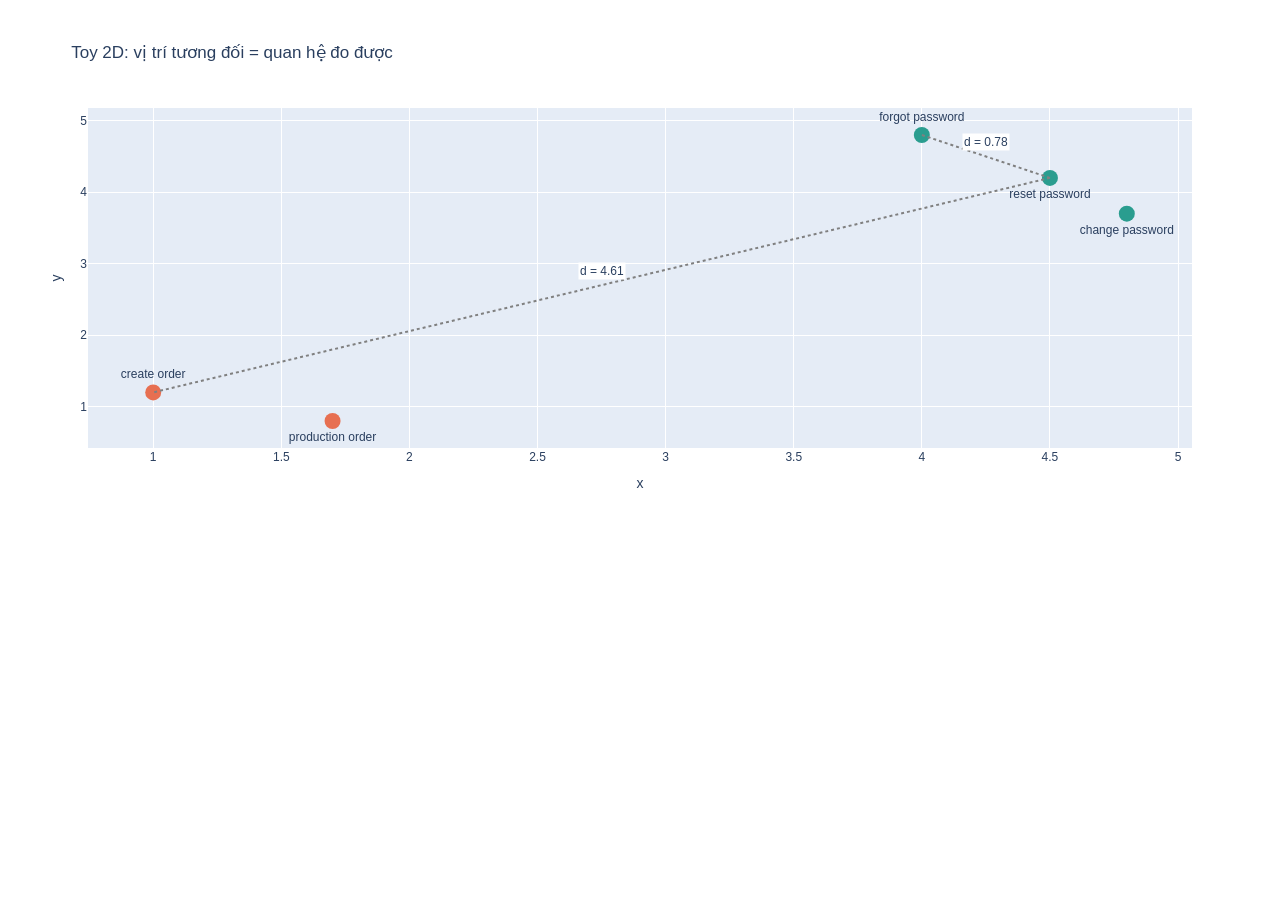
<file: output/01a_toy_2d.html>
<!doctype html>
<html>
<head>
    <meta charset="utf-8" />
    <style>html, body {height: 100%;}</style>
</head>
<body>
    <div style="height:520px; width:100%;">                        <script>window.PlotlyConfig = {MathJaxConfig: 'local'};</script>
        <script charset="utf-8" src="plotly.min.js"></script>                <div id="55261abd-7922-4c95-96c9-0b94c234492a" class="plotly-graph-div" style="height:100%; width:100%;"></div>            <script>                window.PLOTLYENV=window.PLOTLYENV || {};                                if (document.getElementById("55261abd-7922-4c95-96c9-0b94c234492a")) {                    Plotly.newPlot(                        "55261abd-7922-4c95-96c9-0b94c234492a",                        [{"marker":{"color":["#2a9d8f","#2a9d8f","#2a9d8f","#e76f51","#e76f51"],"size":16},"mode":"markers+text","text":["reset password","forgot password","change password","create order","production order"],"textposition":["bottom center","top center","bottom center","top center","bottom center"],"x":{"dtype":"f8","bdata":"AAAAAAAAEkAAAAAAAAAQQDMzMzMzMxNAAAAAAAAA8D8zMzMzMzP7Pw=="},"y":{"dtype":"f8","bdata":"zczMzMzMEEAzMzMzMzMTQJqZmZmZmQ1AMzMzMzMz8z+amZmZmZnpPw=="},"type":"scatter"}],                        {"template":{"data":{"histogram2dcontour":[{"type":"histogram2dcontour","colorbar":{"outlinewidth":0,"ticks":""},"colorscale":[[0.0,"#0d0887"],[0.1111111111111111,"#46039f"],[0.2222222222222222,"#7201a8"],[0.3333333333333333,"#9c179e"],[0.4444444444444444,"#bd3786"],[0.5555555555555556,"#d8576b"],[0.6666666666666666,"#ed7953"],[0.7777777777777778,"#fb9f3a"],[0.8888888888888888,"#fdca26"],[1.0,"#f0f921"]]}],"choropleth":[{"type":"choropleth","colorbar":{"outlinewidth":0,"ticks":""}}],"histogram2d":[{"type":"histogram2d","colorbar":{"outlinewidth":0,"ticks":""},"colorscale":[[0.0,"#0d0887"],[0.1111111111111111,"#46039f"],[0.2222222222222222,"#7201a8"],[0.3333333333333333,"#9c179e"],[0.4444444444444444,"#bd3786"],[0.5555555555555556,"#d8576b"],[0.6666666666666666,"#ed7953"],[0.7777777777777778,"#fb9f3a"],[0.8888888888888888,"#fdca26"],[1.0,"#f0f921"]]}],"heatmap":[{"type":"heatmap","colorbar":{"outlinewidth":0,"ticks":""},"colorscale":[[0.0,"#0d0887"],[0.1111111111111111,"#46039f"],[0.2222222222222222,"#7201a8"],[0.3333333333333333,"#9c179e"],[0.4444444444444444,"#bd3786"],[0.5555555555555556,"#d8576b"],[0.6666666666666666,"#ed7953"],[0.7777777777777778,"#fb9f3a"],[0.8888888888888888,"#fdca26"],[1.0,"#f0f921"]]}],"contourcarpet":[{"type":"contourcarpet","colorbar":{"outlinewidth":0,"ticks":""}}],"contour":[{"type":"contour","colorbar":{"outlinewidth":0,"ticks":""},"colorscale":[[0.0,"#0d0887"],[0.1111111111111111,"#46039f"],[0.2222222222222222,"#7201a8"],[0.3333333333333333,"#9c179e"],[0.4444444444444444,"#bd3786"],[0.5555555555555556,"#d8576b"],[0.6666666666666666,"#ed7953"],[0.7777777777777778,"#fb9f3a"],[0.8888888888888888,"#fdca26"],[1.0,"#f0f921"]]}],"surface":[{"type":"surface","colorbar":{"outlinewidth":0,"ticks":""},"colorscale":[[0.0,"#0d0887"],[0.1111111111111111,"#46039f"],[0.2222222222222222,"#7201a8"],[0.3333333333333333,"#9c179e"],[0.4444444444444444,"#bd3786"],[0.5555555555555556,"#d8576b"],[0.6666666666666666,"#ed7953"],[0.7777777777777778,"#fb9f3a"],[0.8888888888888888,"#fdca26"],[1.0,"#f0f921"]]}],"mesh3d":[{"type":"mesh3d","colorbar":{"outlinewidth":0,"ticks":""}}],"scatter":[{"fillpattern":{"fillmode":"overlay","size":10,"solidity":0.2},"type":"scatter"}],"parcoords":[{"type":"parcoords","line":{"colorbar":{"outlinewidth":0,"ticks":""}}}],"scatterpolargl":[{"type":"scatterpolargl","marker":{"colorbar":{"outlinewidth":0,"ticks":""}}}],"bar":[{"error_x":{"color":"#2a3f5f"},"error_y":{"color":"#2a3f5f"},"marker":{"line":{"color":"#E5ECF6","width":0.5},"pattern":{"fillmode":"overlay","size":10,"solidity":0.2}},"type":"bar"}],"scattergeo":[{"type":"scattergeo","marker":{"colorbar":{"outlinewidth":0,"ticks":""}}}],"scatterpolar":[{"type":"scatterpolar","marker":{"colorbar":{"outlinewidth":0,"ticks":""}}}],"histogram":[{"marker":{"pattern":{"fillmode":"overlay","size":10,"solidity":0.2}},"type":"histogram"}],"scattergl":[{"type":"scattergl","marker":{"colorbar":{"outlinewidth":0,"ticks":""}}}],"scatter3d":[{"type":"scatter3d","line":{"colorbar":{"outlinewidth":0,"ticks":""}},"marker":{"colorbar":{"outlinewidth":0,"ticks":""}}}],"scattermap":[{"type":"scattermap","marker":{"colorbar":{"outlinewidth":0,"ticks":""}}}],"scatterternary":[{"type":"scatterternary","marker":{"colorbar":{"outlinewidth":0,"ticks":""}}}],"scattercarpet":[{"type":"scattercarpet","marker":{"colorbar":{"outlinewidth":0,"ticks":""}}}],"carpet":[{"aaxis":{"endlinecolor":"#2a3f5f","gridcolor":"white","linecolor":"white","minorgridcolor":"white","startlinecolor":"#2a3f5f"},"baxis":{"endlinecolor":"#2a3f5f","gridcolor":"white","linecolor":"white","minorgridcolor":"white","startlinecolor":"#2a3f5f"},"type":"carpet"}],"table":[{"cells":{"fill":{"color":"#EBF0F8"},"line":{"color":"white"}},"header":{"fill":{"color":"#C8D4E3"},"line":{"color":"white"}},"type":"table"}],"barpolar":[{"marker":{"line":{"color":"#E5ECF6","width":0.5},"pattern":{"fillmode":"overlay","size":10,"solidity":0.2}},"type":"barpolar"}],"pie":[{"automargin":true,"type":"pie"}]},"layout":{"autotypenumbers":"strict","colorway":["#636efa","#EF553B","#00cc96","#ab63fa","#FFA15A","#19d3f3","#FF6692","#B6E880","#FF97FF","#FECB52"],"font":{"color":"#2a3f5f"},"hovermode":"closest","hoverlabel":{"align":"left"},"paper_bgcolor":"white","plot_bgcolor":"#E5ECF6","polar":{"bgcolor":"#E5ECF6","angularaxis":{"gridcolor":"white","linecolor":"white","ticks":""},"radialaxis":{"gridcolor":"white","linecolor":"white","ticks":""}},"ternary":{"bgcolor":"#E5ECF6","aaxis":{"gridcolor":"white","linecolor":"white","ticks":""},"baxis":{"gridcolor":"white","linecolor":"white","ticks":""},"caxis":{"gridcolor":"white","linecolor":"white","ticks":""}},"coloraxis":{"colorbar":{"outlinewidth":0,"ticks":""}},"colorscale":{"sequential":[[0.0,"#0d0887"],[0.1111111111111111,"#46039f"],[0.2222222222222222,"#7201a8"],[0.3333333333333333,"#9c179e"],[0.4444444444444444,"#bd3786"],[0.5555555555555556,"#d8576b"],[0.6666666666666666,"#ed7953"],[0.7777777777777778,"#fb9f3a"],[0.8888888888888888,"#fdca26"],[1.0,"#f0f921"]],"sequentialminus":[[0.0,"#0d0887"],[0.1111111111111111,"#46039f"],[0.2222222222222222,"#7201a8"],[0.3333333333333333,"#9c179e"],[0.4444444444444444,"#bd3786"],[0.5555555555555556,"#d8576b"],[0.6666666666666666,"#ed7953"],[0.7777777777777778,"#fb9f3a"],[0.8888888888888888,"#fdca26"],[1.0,"#f0f921"]],"diverging":[[0,"#8e0152"],[0.1,"#c51b7d"],[0.2,"#de77ae"],[0.3,"#f1b6da"],[0.4,"#fde0ef"],[0.5,"#f7f7f7"],[0.6,"#e6f5d0"],[0.7,"#b8e186"],[0.8,"#7fbc41"],[0.9,"#4d9221"],[1,"#276419"]]},"xaxis":{"gridcolor":"white","linecolor":"white","ticks":"","title":{"standoff":15},"zerolinecolor":"white","automargin":true,"zerolinewidth":2},"yaxis":{"gridcolor":"white","linecolor":"white","ticks":"","title":{"standoff":15},"zerolinecolor":"white","automargin":true,"zerolinewidth":2},"scene":{"xaxis":{"backgroundcolor":"#E5ECF6","gridcolor":"white","linecolor":"white","showbackground":true,"ticks":"","zerolinecolor":"white","gridwidth":2},"yaxis":{"backgroundcolor":"#E5ECF6","gridcolor":"white","linecolor":"white","showbackground":true,"ticks":"","zerolinecolor":"white","gridwidth":2},"zaxis":{"backgroundcolor":"#E5ECF6","gridcolor":"white","linecolor":"white","showbackground":true,"ticks":"","zerolinecolor":"white","gridwidth":2}},"shapedefaults":{"line":{"color":"#2a3f5f"}},"annotationdefaults":{"arrowcolor":"#2a3f5f","arrowhead":0,"arrowwidth":1},"geo":{"bgcolor":"white","landcolor":"#E5ECF6","subunitcolor":"white","showland":true,"showlakes":true,"lakecolor":"white"},"title":{"x":0.05}}},"shapes":[{"line":{"color":"gray","dash":"dot"},"type":"line","x0":4.5,"x1":4.0,"y0":4.2,"y1":4.8},{"line":{"color":"gray","dash":"dot"},"type":"line","x0":4.5,"x1":1.0,"y0":4.2,"y1":1.2}],"annotations":[{"bgcolor":"white","showarrow":false,"text":"d = 0.78","x":4.25,"y":4.5,"yshift":14},{"bgcolor":"white","showarrow":false,"text":"d = 4.61","x":2.75,"y":2.7,"yshift":14}],"title":{"text":"Toy 2D: v\u1ecb tr\u00ed t\u01b0\u01a1ng \u0111\u1ed1i = quan h\u1ec7 \u0111o \u0111\u01b0\u1ee3c"},"xaxis":{"title":{"text":"x"}},"yaxis":{"title":{"text":"y"}},"height":520,"showlegend":false},                        {"responsive": true}                    )                };            </script>        </div>
</body>
</html>
</file>
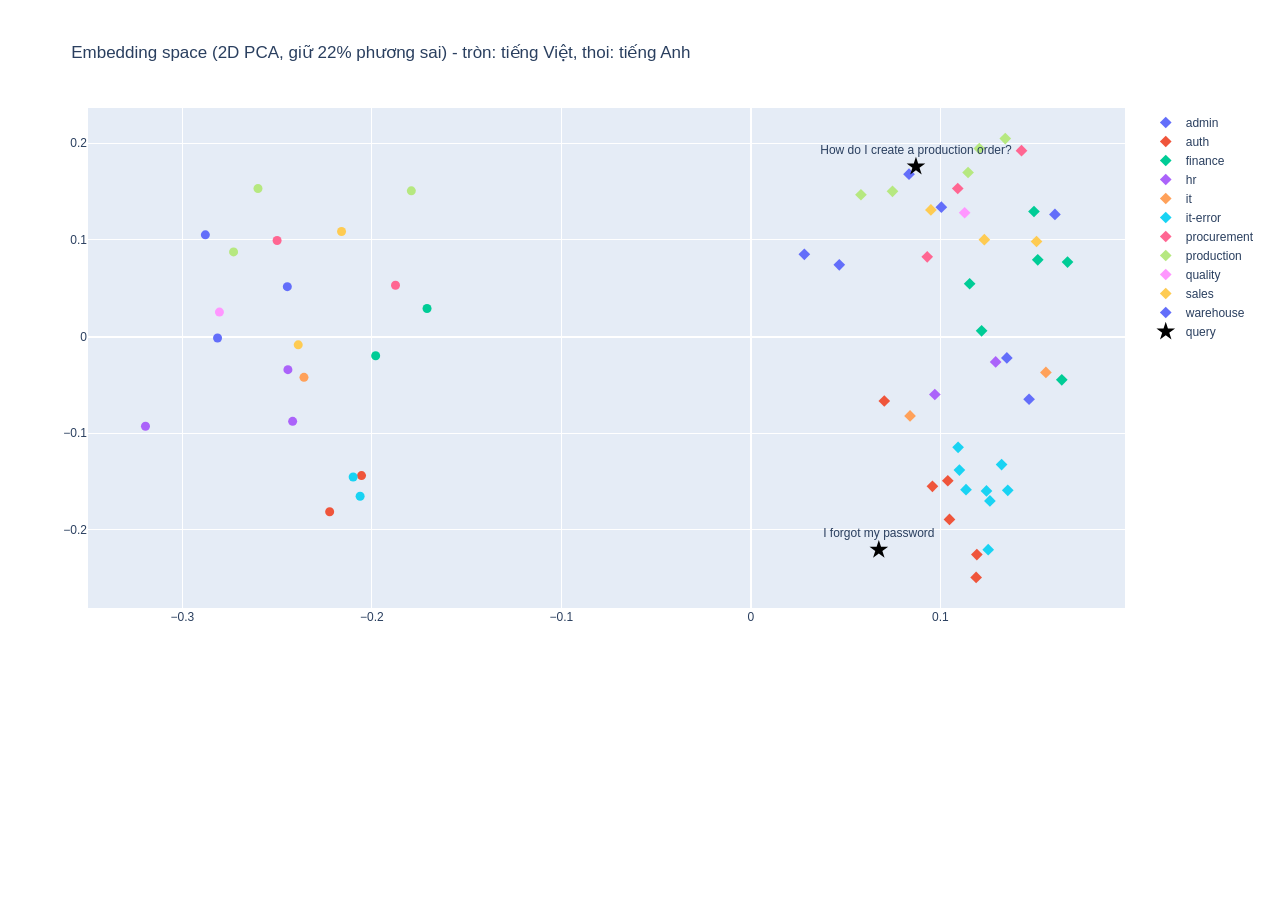
<file: output/01b_embedding_map_2d.html>
<!doctype html>
<html>
<head>
    <meta charset="utf-8" />
    <style>html, body {height: 100%;}</style>
</head>
<body>
    <div style="height:680px; width:100%;">                        <script>window.PlotlyConfig = {MathJaxConfig: 'local'};</script>
        <script charset="utf-8" src="plotly.min.js"></script>                <div id="5338c189-d242-438b-8aff-2f28d19c5730" class="plotly-graph-div" style="height:100%; width:100%;"></div>            <script>                window.PLOTLYENV=window.PLOTLYENV || {};                                if (document.getElementById("5338c189-d242-438b-8aff-2f28d19c5730")) {                    Plotly.newPlot(                        "5338c189-d242-438b-8aff-2f28d19c5730",                        [{"hovertemplate":"%{text}\u003cextra\u003eadmin\u003c\u002fextra\u003e","marker":{"size":9,"symbol":["diamond","circle","diamond"]},"mode":"markers","name":"admin","text":["[en] User roles: Admin, Manager, Operator, Viewer. Operators can create documents but cannot ap","[vi] Ph\u00e2n quy\u1ec1n: Qu\u1ea3n tr\u1ecb, Qu\u1ea3n l\u00fd, Nh\u00e2n vi\u00ean v\u1eadn h\u00e0nh, Ng\u01b0\u1eddi xem. Nh\u00e2n vi\u00ean v\u1eadn h\u00e0nh t\u1ea1o \u0111\u01b0\u1ee3c ","[en] Audit log: every approval and deletion is recorded with user, time and IP address. Logs ar"],"x":{"dtype":"f4","bdata":"GEkKPg0bkL6iTBY+"},"y":{"dtype":"f4","bdata":"Irq1vNhZwbrN9YS9"},"type":"scatter"},{"hovertemplate":"%{text}\u003cextra\u003eauth\u003c\u002fextra\u003e","marker":{"size":9,"symbol":["diamond","diamond","circle","circle","diamond","diamond","diamond","diamond"]},"mode":"markers","name":"auth","text":["[en] How to reset your password: open the login page, click 'Forgot password', enter your work ","[en] Change account password: go to Profile \u003e Security \u003e Change password. Enter the current pas","[vi] \u0110\u1eb7t l\u1ea1i m\u1eadt kh\u1ea9u: t\u1ea1i trang \u0111\u0103ng nh\u1eadp ch\u1ecdn 'Qu\u00ean m\u1eadt kh\u1ea9u', nh\u1eadp email c\u00f4ng ty v\u00e0 l\u00e0m theo","[vi] T\u00e0i kho\u1ea3n b\u1ecb kh\u00f3a sau 5 l\u1ea7n nh\u1eadp sai m\u1eadt kh\u1ea9u. Li\u00ean h\u1ec7 qu\u1ea3n tr\u1ecb vi\u00ean IT ho\u1eb7c \u0111\u1ee3i 15 ph\u00fat \u0111","[en] Enable two-factor authentication (2FA) from Profile \u003e Security. Scan the QR code with an a","[en] Reset your password by calling the helpdesk at extension 100. (Deprecated: self-service pa","[en] Company B password policy: passwords expire every 60 days and must include a special chara","[en] Company C: password reset is handled by the central helpdesk only; self-service is disable"],"x":{"dtype":"f4","bdata":"OGPzPfaS1j2uaVK+kKBjvuoekD2iKPQ9YsXUPXgmxD0="},"y":{"dtype":"f4","bdata":"ojl\u002fvo7VQb5LYxO+OrY5vsSYiL0qFGe+rtMYvn7KHr4="},"type":"scatter"},{"hovertemplate":"%{text}\u003cextra\u003efinance\u003c\u002fextra\u003e","marker":{"size":9,"symbol":["diamond","circle","diamond","diamond","diamond","diamond","circle","diamond"]},"mode":"markers","name":"finance","text":["[en] How to approve an invoice: open Finance \u003e Accounts Payable \u003e Pending Invoices, review the ","[vi] C\u00e1ch duy\u1ec7t h\u00f3a \u0111\u01a1n: v\u00e0o T\u00e0i ch\u00ednh \u003e C\u00f4ng n\u1ee3 ph\u1ea3i tr\u1ea3 \u003e H\u00f3a \u0111\u01a1n ch\u1edd duy\u1ec7t, ki\u1ec3m tra h\u00f3a \u0111\u01a1n","[en] Invoice approval at Company B: invoices are approved by the department head first and then","[en] Invoice approval at Company C: invoices under 500 USD are auto-approved. Larger invoices g","[en] Reject an invoice: click Reject, choose a reason (price mismatch, quantity mismatch, dupli","[en] Payment run: every Friday at 16:00 the system pays all approved invoices that are due with","[vi] Ch\u1ed1t s\u1ed5 cu\u1ed1i th\u00e1ng: k\u1ebf to\u00e1n tr\u01b0\u1edfng kh\u00f3a k\u1ef3 k\u1ebf to\u00e1n t\u1ea1i T\u00e0i ch\u00ednh \u003e K\u1ef3 k\u1ebf to\u00e1n \u003e Kh\u00f3a k\u1ef3. S","[en] Exchange rates are updated daily at 08:00 from the central bank feed. Use Finance \u003e Curren"],"x":{"dtype":"f4","bdata":"khIrPgoEL76K8hg+7P0aPlhe7D0eTvk98MNKvsT6Jz4="},"y":{"dtype":"f4","bdata":"1c+dPTTN7TzqggQ+aKmiPdG3Xz0qAcI7TtKivHefN70="},"type":"scatter"},{"hovertemplate":"%{text}\u003cextra\u003ehr\u003c\u002fextra\u003e","marker":{"size":9,"symbol":["diamond","circle","circle","diamond","circle"]},"mode":"markers","name":"hr","text":["[en] Request annual leave: HR \u003e Leave \u003e New Request. Choose dates and leave type. Your manager ","[vi] Xin ngh\u1ec9 ph\u00e9p n\u0103m: v\u00e0o Nh\u00e2n s\u1ef1 \u003e Ngh\u1ec9 ph\u00e9p \u003e T\u1ea1o y\u00eau c\u1ea7u. Ch\u1ecdn ng\u00e0y v\u00e0 lo\u1ea1i ph\u00e9p; qu\u1ea3n l\u00fd ","[vi] Nh\u00e2n vi\u00ean \u0111\u01b0\u1ee3c h\u01b0\u1edfng 12 ng\u00e0y ph\u00e9p n\u0103m. S\u1ed1 ng\u00e0y ph\u00e9p ch\u01b0a d\u00f9ng \u0111\u01b0\u1ee3c chuy\u1ec3n sang n\u0103m sau t\u1ed1i","[en] Submit expense claims within 30 days after the expense. Attach receipts; claims above 500 ","[vi] Ch\u1ea5m c\u00f4ng: nh\u00e2n vi\u00ean ch\u1ea5m c\u00f4ng b\u1eb1ng \u1ee9ng d\u1ee5ng di \u0111\u1ed9ng ho\u1eb7c v\u00e2n tay. Qu\u00ean ch\u1ea5m c\u00f4ng c\u1ea7n g\u1eedi "],"x":{"dtype":"f4","bdata":"Cr3GPQuhd74\u002fk6O+Vz4EPoUuer4="},"y":{"dtype":"f4","bdata":"Kb51vS7Ps73cPL69igrXvDFuDL0="},"type":"scatter"},{"hovertemplate":"%{text}\u003cextra\u003eit\u003c\u002fextra\u003e","marker":{"size":9,"symbol":["diamond","circle","diamond"]},"mode":"markers","name":"it","text":["[en] VPN setup: install the corporate VPN client, sign in with your work email and approve the ","[vi] C\u00e0i \u0111\u1eb7t m\u00e1y in: v\u00e0o C\u00e0i \u0111\u1eb7t \u003e M\u00e1y in, ch\u1ecdn m\u00e1y in c\u1ee7a chi nh\u00e1nh v\u00e0 c\u00e0i driver theo h\u01b0\u1edbng d","[en] Report export is slow? Exports over 100,000 rows run in the background and a download link"],"x":{"dtype":"f4","bdata":"GParPVKCcb6eYR8+"},"y":{"dtype":"f4","bdata":"DFaovSrjLL2S+Re9"},"type":"scatter"},{"hovertemplate":"%{text}\u003cextra\u003eit-error\u003c\u002fextra\u003e","marker":{"size":9,"symbol":["diamond","diamond","circle","diamond","circle","diamond","diamond","diamond","diamond","diamond"]},"mode":"markers","name":"it-error","text":["[en] Error ERR_CONNECTION_RESET: the connection was reset by the server. Check your VPN, clear ","[en] Error ERR-4021: Insufficient permission. Your role does not allow this action. Ask your ad","[vi] L\u1ed7i ERR-4021: Kh\u00f4ng \u0111\u1ee7 quy\u1ec1n th\u1ef1c hi\u1ec7n thao t\u00e1c. H\u00e3y y\u00eau c\u1ea7u qu\u1ea3n tr\u1ecb vi\u00ean c\u1ea5p vai tr\u00f2 c\u1ea7n","[en] Error ERR-5003: Database timeout. The report query ran longer than 60 seconds. Narrow the ","[vi] L\u1ed7i ERR-5003: H\u1ebft th\u1eddi gian truy v\u1ea5n c\u01a1 s\u1edf d\u1eef li\u1ec7u. H\u00e3y thu h\u1eb9p kho\u1ea3ng th\u1eddi gian b\u00e1o c\u00e1o r","[en] Error ERR-1007: Session expired. Sessions end after 8 hours of inactivity. Log in again; u","[en] Error ERR-4012: Invalid date format. Dates must be entered as YYYY-MM-DD. Correct the date","[en] Error ERR-4102: File type not allowed. Only PDF, XLSX and PNG attachments can be uploaded.","[en] Error ERR-4120: Attachment too large. Files above 25 MB are rejected; compress the file or","[en] Error ERR-4210: Duplicate document number. The number already exists; request a new number"],"x":{"dtype":"f4","bdata":"sjYAPpZL4T2i7Va+YpD+PZQqU764IgE+O8gKPmjk3z3icOg9tHAHPg=="},"y":{"dtype":"f4","bdata":"zuRhvgKSDb4m1RS+1J0jvgE1Kb5uLi6+VAYjvmjg6r0GSSK+uqYHvg=="},"type":"scatter"},{"hovertemplate":"%{text}\u003cextra\u003eprocurement\u003c\u002fextra\u003e","marker":{"size":9,"symbol":["diamond","circle","diamond","circle","diamond"]},"mode":"markers","name":"procurement","text":["[en] Purchase Request Approval Screen: managers approve or reject purchase requests here. Open ","[vi] M\u00e0n h\u00ecnh Duy\u1ec7t y\u00eau c\u1ea7u mua h\u00e0ng (Purchase Request Approval Screen): tr\u01b0\u1edfng b\u1ed9 ph\u1eadn duy\u1ec7t h","[en] Create a purchase request: Procurement \u003e Purchase Requests \u003e New. Add items, quantities an","[vi] Ch\u1ecdn nh\u00e0 cung c\u1ea5p: so s\u00e1nh \u00edt nh\u1ea5t 3 b\u00e1o gi\u00e1 tr\u01b0\u1edbc khi t\u1ea1o \u0111\u01a1n mua h\u00e0ng c\u00f3 gi\u00e1 tr\u1ecb tr\u00ean 50","[en] Goods receipt: when supplier goods arrive, create a Goods Receipt against the purchase ord"],"x":{"dtype":"f4","bdata":"gIW+Pb8MQL5Wgt89vgKAvvY2Ej4="},"y":{"dtype":"f4","bdata":"E9WoPSBnWT1w2hw+m3vLPQzxRD4="},"type":"scatter"},{"hovertemplate":"%{text}\u003cextra\u003eproduction\u003c\u002fextra\u003e","marker":{"size":9,"symbol":["diamond","circle","circle","diamond","diamond","circle","diamond","diamond"]},"mode":"markers","name":"production","text":["[en] How to create a production order: open Production \u003e Production Orders \u003e New. Select the fi","[vi] C\u00e1ch t\u1ea1o l\u1ec7nh s\u1ea3n xu\u1ea5t: v\u00e0o menu S\u1ea3n xu\u1ea5t \u003e L\u1ec7nh s\u1ea3n xu\u1ea5t \u003e T\u1ea1o m\u1edbi. Ch\u1ecdn th\u00e0nh ph\u1ea9m (SKU)","[vi] H\u1ee7y l\u1ec7nh s\u1ea3n xu\u1ea5t: ch\u1ec9 h\u1ee7y \u0111\u01b0\u1ee3c l\u1ec7nh \u1edf tr\u1ea1ng th\u00e1i Nh\u00e1p ho\u1eb7c \u0110\u00e3 ph\u00e1t h\u00e0nh ch\u01b0a xu\u1ea5t v\u1eadt t\u01b0.","[en] Bill of Materials (BOM): each finished product has a BOM listing the raw materials and qua","[en] Production order statuses: Draft, Released, In Progress, Completed, Closed. Only Released ","[vi] B\u00e1o c\u00e1o ho\u00e0n th\u00e0nh s\u1ea3n xu\u1ea5t: nh\u1eadp s\u1ed1 l\u01b0\u1ee3ng th\u00e0nh ph\u1ea9m \u0111\u1ea1t v\u00e0 s\u1ed1 l\u01b0\u1ee3ng ph\u1ebf ph\u1ea9m tr\u00ean l\u1ec7nh s","[en] Create a production order using the legacy Shop Floor screen SF-100. (Legacy: replaced by ","[en] Company B production orders require supervisor approval before release."],"x":{"dtype":"f4","bdata":"4M\u002f2Pfd+N74Uxou+jG8JPg6q6j1tLIW+I81tPfb\u002fmD0="},"y":{"dtype":"f4","bdata":"pSZHPlBdGj4iY7M9drdRPrDULT6y2xw+8EEWPg7hGT4="},"type":"scatter"},{"hovertemplate":"%{text}\u003cextra\u003equality\u003c\u002fextra\u003e","marker":{"size":9,"symbol":["diamond","circle"]},"mode":"markers","name":"quality","text":["[en] Quality inspection: inspectors record defects per batch. A batch with a defect rate above ","[vi] L\u00f4 h\u00e0ng c\u00f3 t\u1ef7 l\u1ec7 l\u1ed7i tr\u00ean 2% s\u1ebd b\u1ecb ch\u1eb7n xu\u1ea5t kho cho \u0111\u1ebfn khi b\u1ed9 ph\u1eadn ch\u1ea5t l\u01b0\u1ee3ng ph\u00ea duy\u1ec7t "],"x":{"dtype":"f4","bdata":"xvXmPVOXj74="},"y":{"dtype":"f4","bdata":"pzADPgAxzzw="},"type":"scatter"},{"hovertemplate":"%{text}\u003cextra\u003esales\u003c\u002fextra\u003e","marker":{"size":9,"symbol":["diamond","circle","diamond","diamond","circle"]},"mode":"markers","name":"sales","text":["[en] Create a sales order: Sales \u003e Sales Orders \u003e New. Select the customer, add products and co","[vi] T\u1ea1o \u0111\u01a1n b\u00e1n h\u00e0ng: v\u00e0o B\u00e1n h\u00e0ng \u003e \u0110\u01a1n b\u00e1n h\u00e0ng \u003e T\u1ea1o m\u1edbi, ch\u1ecdn kh\u00e1ch h\u00e0ng, th\u00eam s\u1ea3n ph\u1ea9m v\u00e0","[en] Customer credit limit: set under Sales \u003e Customers \u003e Credit. Orders exceeding the limit ar","[en] Shipping: after confirming a delivery note the system books the stock out and emails the t","[vi] Ch\u00ednh s\u00e1ch tr\u1ea3 h\u00e0ng: kh\u00e1ch h\u00e0ng \u0111\u01b0\u1ee3c tr\u1ea3 h\u00e0ng trong 14 ng\u00e0y k\u1ec3 t\u1eeb ng\u00e0y giao n\u1ebfu h\u00e0ng c\u00f2n n"],"x":{"dtype":"f4","bdata":"EHnCPd40Xb6QUxo+LED8PY6bdL4="},"y":{"dtype":"f4","bdata":"rCoGPuSX3j3oa8k9vDzNPQ8EDbw="},"type":"scatter"},{"hovertemplate":"%{text}\u003cextra\u003ewarehouse\u003c\u002fextra\u003e","marker":{"size":9,"symbol":["diamond","circle","diamond","circle","diamond","diamond","diamond"]},"mode":"markers","name":"warehouse","text":["[en] Check stock level: Warehouse \u003e Inventory \u003e Stock Overview. Filter by warehouse, SKU or bat","[vi] Ki\u1ec3m kho \u0111\u1ecbnh k\u1ef3 m\u1ed7i qu\u00fd: t\u1ea1o phi\u1ebfu ki\u1ec3m k\u00ea t\u1ea1i Kho \u003e Ki\u1ec3m k\u00ea, nh\u1eadp s\u1ed1 l\u01b0\u1ee3ng th\u1ef1c t\u1ebf, h\u1ec7 t","[en] Stock transfer between warehouses: Warehouse \u003e Transfers \u003e New. Select source and destinat","[vi] H\u00e0ng t\u1ed3n kho d\u01b0\u1edbi m\u1ee9c t\u1ed1i thi\u1ec3u s\u1ebd t\u1ea1o c\u1ea3nh b\u00e1o t\u1ef1 \u0111\u1ed9ng v\u00e0 \u0111\u1ec1 xu\u1ea5t y\u00eau c\u1ea7u mua h\u00e0ng cho b\u1ed9","[en] SKU naming convention: finished goods use the prefix FG-, raw materials RM-, packaging PK-","[en] SKU RM-20311 is Aluminium sheet 2mm, supplier code SUP-0087, minimum stock 500 units.","[en] SKU FG-10045 is Industrial Fan 60cm. It is produced with BOM version 3."],"x":{"dtype":"f4","bdata":"UMvNPd+Aer6VRCQ+bWWTvpDXqj3Q4+Y8r\u002fo+PQ=="},"y":{"dtype":"f4","bdata":"+gsJPmR0Uz2oWgE+6pTXPZkBLD4QHq498uGXPQ=="},"type":"scatter"},{"marker":{"color":"black","size":14,"symbol":"star"},"mode":"markers+text","name":"query","text":["I forgot my password","How do I create a production order?"],"textposition":"top center","x":{"dtype":"f4","bdata":"rDaKPXpasj0="},"y":{"dtype":"f4","bdata":"rvBhvlwvND4="},"type":"scatter"}],                        {"template":{"data":{"histogram2dcontour":[{"type":"histogram2dcontour","colorbar":{"outlinewidth":0,"ticks":""},"colorscale":[[0.0,"#0d0887"],[0.1111111111111111,"#46039f"],[0.2222222222222222,"#7201a8"],[0.3333333333333333,"#9c179e"],[0.4444444444444444,"#bd3786"],[0.5555555555555556,"#d8576b"],[0.6666666666666666,"#ed7953"],[0.7777777777777778,"#fb9f3a"],[0.8888888888888888,"#fdca26"],[1.0,"#f0f921"]]}],"choropleth":[{"type":"choropleth","colorbar":{"outlinewidth":0,"ticks":""}}],"histogram2d":[{"type":"histogram2d","colorbar":{"outlinewidth":0,"ticks":""},"colorscale":[[0.0,"#0d0887"],[0.1111111111111111,"#46039f"],[0.2222222222222222,"#7201a8"],[0.3333333333333333,"#9c179e"],[0.4444444444444444,"#bd3786"],[0.5555555555555556,"#d8576b"],[0.6666666666666666,"#ed7953"],[0.7777777777777778,"#fb9f3a"],[0.8888888888888888,"#fdca26"],[1.0,"#f0f921"]]}],"heatmap":[{"type":"heatmap","colorbar":{"outlinewidth":0,"ticks":""},"colorscale":[[0.0,"#0d0887"],[0.1111111111111111,"#46039f"],[0.2222222222222222,"#7201a8"],[0.3333333333333333,"#9c179e"],[0.4444444444444444,"#bd3786"],[0.5555555555555556,"#d8576b"],[0.6666666666666666,"#ed7953"],[0.7777777777777778,"#fb9f3a"],[0.8888888888888888,"#fdca26"],[1.0,"#f0f921"]]}],"contourcarpet":[{"type":"contourcarpet","colorbar":{"outlinewidth":0,"ticks":""}}],"contour":[{"type":"contour","colorbar":{"outlinewidth":0,"ticks":""},"colorscale":[[0.0,"#0d0887"],[0.1111111111111111,"#46039f"],[0.2222222222222222,"#7201a8"],[0.3333333333333333,"#9c179e"],[0.4444444444444444,"#bd3786"],[0.5555555555555556,"#d8576b"],[0.6666666666666666,"#ed7953"],[0.7777777777777778,"#fb9f3a"],[0.8888888888888888,"#fdca26"],[1.0,"#f0f921"]]}],"surface":[{"type":"surface","colorbar":{"outlinewidth":0,"ticks":""},"colorscale":[[0.0,"#0d0887"],[0.1111111111111111,"#46039f"],[0.2222222222222222,"#7201a8"],[0.3333333333333333,"#9c179e"],[0.4444444444444444,"#bd3786"],[0.5555555555555556,"#d8576b"],[0.6666666666666666,"#ed7953"],[0.7777777777777778,"#fb9f3a"],[0.8888888888888888,"#fdca26"],[1.0,"#f0f921"]]}],"mesh3d":[{"type":"mesh3d","colorbar":{"outlinewidth":0,"ticks":""}}],"scatter":[{"fillpattern":{"fillmode":"overlay","size":10,"solidity":0.2},"type":"scatter"}],"parcoords":[{"type":"parcoords","line":{"colorbar":{"outlinewidth":0,"ticks":""}}}],"scatterpolargl":[{"type":"scatterpolargl","marker":{"colorbar":{"outlinewidth":0,"ticks":""}}}],"bar":[{"error_x":{"color":"#2a3f5f"},"error_y":{"color":"#2a3f5f"},"marker":{"line":{"color":"#E5ECF6","width":0.5},"pattern":{"fillmode":"overlay","size":10,"solidity":0.2}},"type":"bar"}],"scattergeo":[{"type":"scattergeo","marker":{"colorbar":{"outlinewidth":0,"ticks":""}}}],"scatterpolar":[{"type":"scatterpolar","marker":{"colorbar":{"outlinewidth":0,"ticks":""}}}],"histogram":[{"marker":{"pattern":{"fillmode":"overlay","size":10,"solidity":0.2}},"type":"histogram"}],"scattergl":[{"type":"scattergl","marker":{"colorbar":{"outlinewidth":0,"ticks":""}}}],"scatter3d":[{"type":"scatter3d","line":{"colorbar":{"outlinewidth":0,"ticks":""}},"marker":{"colorbar":{"outlinewidth":0,"ticks":""}}}],"scattermap":[{"type":"scattermap","marker":{"colorbar":{"outlinewidth":0,"ticks":""}}}],"scatterternary":[{"type":"scatterternary","marker":{"colorbar":{"outlinewidth":0,"ticks":""}}}],"scattercarpet":[{"type":"scattercarpet","marker":{"colorbar":{"outlinewidth":0,"ticks":""}}}],"carpet":[{"aaxis":{"endlinecolor":"#2a3f5f","gridcolor":"white","linecolor":"white","minorgridcolor":"white","startlinecolor":"#2a3f5f"},"baxis":{"endlinecolor":"#2a3f5f","gridcolor":"white","linecolor":"white","minorgridcolor":"white","startlinecolor":"#2a3f5f"},"type":"carpet"}],"table":[{"cells":{"fill":{"color":"#EBF0F8"},"line":{"color":"white"}},"header":{"fill":{"color":"#C8D4E3"},"line":{"color":"white"}},"type":"table"}],"barpolar":[{"marker":{"line":{"color":"#E5ECF6","width":0.5},"pattern":{"fillmode":"overlay","size":10,"solidity":0.2}},"type":"barpolar"}],"pie":[{"automargin":true,"type":"pie"}]},"layout":{"autotypenumbers":"strict","colorway":["#636efa","#EF553B","#00cc96","#ab63fa","#FFA15A","#19d3f3","#FF6692","#B6E880","#FF97FF","#FECB52"],"font":{"color":"#2a3f5f"},"hovermode":"closest","hoverlabel":{"align":"left"},"paper_bgcolor":"white","plot_bgcolor":"#E5ECF6","polar":{"bgcolor":"#E5ECF6","angularaxis":{"gridcolor":"white","linecolor":"white","ticks":""},"radialaxis":{"gridcolor":"white","linecolor":"white","ticks":""}},"ternary":{"bgcolor":"#E5ECF6","aaxis":{"gridcolor":"white","linecolor":"white","ticks":""},"baxis":{"gridcolor":"white","linecolor":"white","ticks":""},"caxis":{"gridcolor":"white","linecolor":"white","ticks":""}},"coloraxis":{"colorbar":{"outlinewidth":0,"ticks":""}},"colorscale":{"sequential":[[0.0,"#0d0887"],[0.1111111111111111,"#46039f"],[0.2222222222222222,"#7201a8"],[0.3333333333333333,"#9c179e"],[0.4444444444444444,"#bd3786"],[0.5555555555555556,"#d8576b"],[0.6666666666666666,"#ed7953"],[0.7777777777777778,"#fb9f3a"],[0.8888888888888888,"#fdca26"],[1.0,"#f0f921"]],"sequentialminus":[[0.0,"#0d0887"],[0.1111111111111111,"#46039f"],[0.2222222222222222,"#7201a8"],[0.3333333333333333,"#9c179e"],[0.4444444444444444,"#bd3786"],[0.5555555555555556,"#d8576b"],[0.6666666666666666,"#ed7953"],[0.7777777777777778,"#fb9f3a"],[0.8888888888888888,"#fdca26"],[1.0,"#f0f921"]],"diverging":[[0,"#8e0152"],[0.1,"#c51b7d"],[0.2,"#de77ae"],[0.3,"#f1b6da"],[0.4,"#fde0ef"],[0.5,"#f7f7f7"],[0.6,"#e6f5d0"],[0.7,"#b8e186"],[0.8,"#7fbc41"],[0.9,"#4d9221"],[1,"#276419"]]},"xaxis":{"gridcolor":"white","linecolor":"white","ticks":"","title":{"standoff":15},"zerolinecolor":"white","automargin":true,"zerolinewidth":2},"yaxis":{"gridcolor":"white","linecolor":"white","ticks":"","title":{"standoff":15},"zerolinecolor":"white","automargin":true,"zerolinewidth":2},"scene":{"xaxis":{"backgroundcolor":"#E5ECF6","gridcolor":"white","linecolor":"white","showbackground":true,"ticks":"","zerolinecolor":"white","gridwidth":2},"yaxis":{"backgroundcolor":"#E5ECF6","gridcolor":"white","linecolor":"white","showbackground":true,"ticks":"","zerolinecolor":"white","gridwidth":2},"zaxis":{"backgroundcolor":"#E5ECF6","gridcolor":"white","linecolor":"white","showbackground":true,"ticks":"","zerolinecolor":"white","gridwidth":2}},"shapedefaults":{"line":{"color":"#2a3f5f"}},"annotationdefaults":{"arrowcolor":"#2a3f5f","arrowhead":0,"arrowwidth":1},"geo":{"bgcolor":"white","landcolor":"#E5ECF6","subunitcolor":"white","showland":true,"showlakes":true,"lakecolor":"white"},"title":{"x":0.05}}},"title":{"text":"Embedding space (2D PCA, gi\u1eef 22% ph\u01b0\u01a1ng sai) - tr\u00f2n: ti\u1ebfng Vi\u1ec7t, thoi: ti\u1ebfng Anh"},"height":680},                        {"responsive": true}                    )                };            </script>        </div>
</body>
</html>
</file>
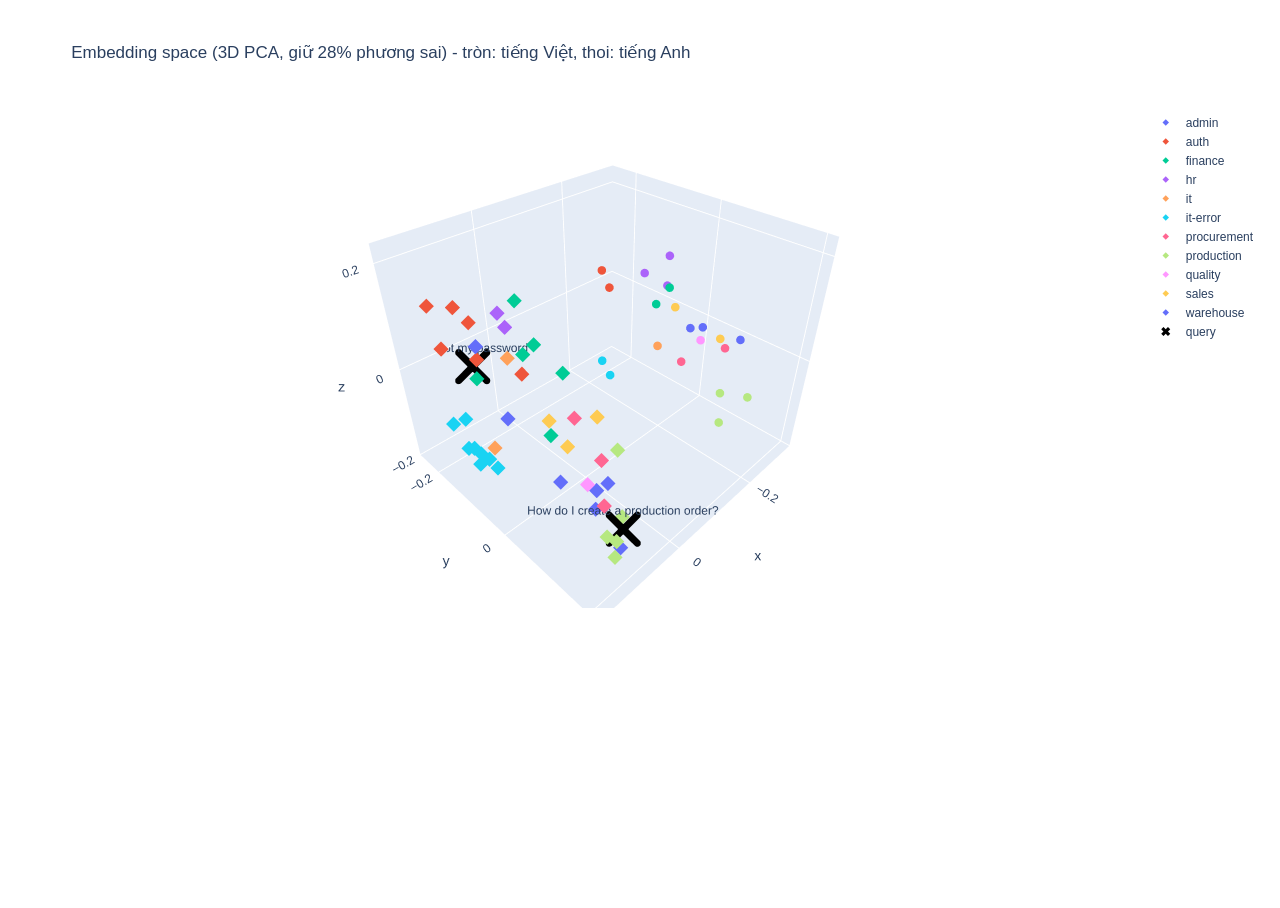
<file: output/01b_embedding_map_3d.html>
<!doctype html>
<html>
<head>
    <meta charset="utf-8" />
    <style>html, body {height: 100%;}</style>
</head>
<body>
    <div style="height:680px; width:100%;">                        <script>window.PlotlyConfig = {MathJaxConfig: 'local'};</script>
        <script charset="utf-8" src="plotly.min.js"></script>                <div id="f6710f05-1094-4ae0-95b3-a0448ac64c5f" class="plotly-graph-div" style="height:100%; width:100%;"></div>            <script>                window.PLOTLYENV=window.PLOTLYENV || {};                                if (document.getElementById("f6710f05-1094-4ae0-95b3-a0448ac64c5f")) {                    Plotly.newPlot(                        "f6710f05-1094-4ae0-95b3-a0448ac64c5f",                        [{"hovertemplate":"%{text}\u003cextra\u003eadmin\u003c\u002fextra\u003e","marker":{"size":5,"symbol":["diamond","circle","diamond"]},"mode":"markers","name":"admin","text":["[en] User roles: Admin, Manager, Operator, Viewer. Operators can create documents but cannot ap","[vi] Ph\u00e2n quy\u1ec1n: Qu\u1ea3n tr\u1ecb, Qu\u1ea3n l\u00fd, Nh\u00e2n vi\u00ean v\u1eadn h\u00e0nh, Ng\u01b0\u1eddi xem. Nh\u00e2n vi\u00ean v\u1eadn h\u00e0nh t\u1ea1o \u0111\u01b0\u1ee3c ","[en] Audit log: every approval and deletion is recorded with user, time and IP address. Logs ar"],"x":{"dtype":"f4","bdata":"GEkKPg0bkL6iTBY+"},"y":{"dtype":"f4","bdata":"Irq1vNhZwbrN9YS9"},"z":{"dtype":"f4","bdata":"5dkTPNsv0rvgIQE+"},"type":"scatter3d"},{"hovertemplate":"%{text}\u003cextra\u003eauth\u003c\u002fextra\u003e","marker":{"size":5,"symbol":["diamond","diamond","circle","circle","diamond","diamond","diamond","diamond"]},"mode":"markers","name":"auth","text":["[en] How to reset your password: open the login page, click 'Forgot password', enter your work ","[en] Change account password: go to Profile \u003e Security \u003e Change password. Enter the current pas","[vi] \u0110\u1eb7t l\u1ea1i m\u1eadt kh\u1ea9u: t\u1ea1i trang \u0111\u0103ng nh\u1eadp ch\u1ecdn 'Qu\u00ean m\u1eadt kh\u1ea9u', nh\u1eadp email c\u00f4ng ty v\u00e0 l\u00e0m theo","[vi] T\u00e0i kho\u1ea3n b\u1ecb kh\u00f3a sau 5 l\u1ea7n nh\u1eadp sai m\u1eadt kh\u1ea9u. Li\u00ean h\u1ec7 qu\u1ea3n tr\u1ecb vi\u00ean IT ho\u1eb7c \u0111\u1ee3i 15 ph\u00fat \u0111","[en] Enable two-factor authentication (2FA) from Profile \u003e Security. Scan the QR code with an a","[en] Reset your password by calling the helpdesk at extension 100. (Deprecated: self-service pa","[en] Company B password policy: passwords expire every 60 days and must include a special chara","[en] Company C: password reset is handled by the central helpdesk only; self-service is disable"],"x":{"dtype":"f4","bdata":"OGPzPfaS1j2uaVK+kKBjvuoekD2iKPQ9YsXUPXgmxD0="},"y":{"dtype":"f4","bdata":"ojl\u002fvo7VQb5LYxO+OrY5vsSYiL0qFGe+rtMYvn7KHr4="},"z":{"dtype":"f4","bdata":"YV7XPRLz+D2hNmM9+nyUPQ49Ej3Cmvs84SLiPWsXBD0="},"type":"scatter3d"},{"hovertemplate":"%{text}\u003cextra\u003efinance\u003c\u002fextra\u003e","marker":{"size":5,"symbol":["diamond","circle","diamond","diamond","diamond","diamond","circle","diamond"]},"mode":"markers","name":"finance","text":["[en] How to approve an invoice: open Finance \u003e Accounts Payable \u003e Pending Invoices, review the ","[vi] C\u00e1ch duy\u1ec7t h\u00f3a \u0111\u01a1n: v\u00e0o T\u00e0i ch\u00ednh \u003e C\u00f4ng n\u1ee3 ph\u1ea3i tr\u1ea3 \u003e H\u00f3a \u0111\u01a1n ch\u1edd duy\u1ec7t, ki\u1ec3m tra h\u00f3a \u0111\u01a1n","[en] Invoice approval at Company B: invoices are approved by the department head first and then","[en] Invoice approval at Company C: invoices under 500 USD are auto-approved. Larger invoices g","[en] Reject an invoice: click Reject, choose a reason (price mismatch, quantity mismatch, dupli","[en] Payment run: every Friday at 16:00 the system pays all approved invoices that are due with","[vi] Ch\u1ed1t s\u1ed5 cu\u1ed1i th\u00e1ng: k\u1ebf to\u00e1n tr\u01b0\u1edfng kh\u00f3a k\u1ef3 k\u1ebf to\u00e1n t\u1ea1i T\u00e0i ch\u00ednh \u003e K\u1ef3 k\u1ebf to\u00e1n \u003e Kh\u00f3a k\u1ef3. S","[en] Exchange rates are updated daily at 08:00 from the central bank feed. Use Finance \u003e Curren"],"x":{"dtype":"f4","bdata":"khIrPgoEL76K8hg+7P0aPlhe7D0eTvk98MNKvsT6Jz4="},"y":{"dtype":"f4","bdata":"1c+dPTTN7TzqggQ+aKmiPdG3Xz0qAcI7TtKivHefN70="},"z":{"dtype":"f4","bdata":"awxFPneyCj4FAjs+tSBNPjeCRTzEaWE+Bt2VPfNFtT0="},"type":"scatter3d"},{"hovertemplate":"%{text}\u003cextra\u003ehr\u003c\u002fextra\u003e","marker":{"size":5,"symbol":["diamond","circle","circle","diamond","circle"]},"mode":"markers","name":"hr","text":["[en] Request annual leave: HR \u003e Leave \u003e New Request. Choose dates and leave type. Your manager ","[vi] Xin ngh\u1ec9 ph\u00e9p n\u0103m: v\u00e0o Nh\u00e2n s\u1ef1 \u003e Ngh\u1ec9 ph\u00e9p \u003e T\u1ea1o y\u00eau c\u1ea7u. Ch\u1ecdn ng\u00e0y v\u00e0 lo\u1ea1i ph\u00e9p; qu\u1ea3n l\u00fd ","[vi] Nh\u00e2n vi\u00ean \u0111\u01b0\u1ee3c h\u01b0\u1edfng 12 ng\u00e0y ph\u00e9p n\u0103m. S\u1ed1 ng\u00e0y ph\u00e9p ch\u01b0a d\u00f9ng \u0111\u01b0\u1ee3c chuy\u1ec3n sang n\u0103m sau t\u1ed1i","[en] Submit expense claims within 30 days after the expense. Attach receipts; claims above 500 ","[vi] Ch\u1ea5m c\u00f4ng: nh\u00e2n vi\u00ean ch\u1ea5m c\u00f4ng b\u1eb1ng \u1ee9ng d\u1ee5ng di \u0111\u1ed9ng ho\u1eb7c v\u00e2n tay. Qu\u00ean ch\u1ea5m c\u00f4ng c\u1ea7n g\u1eedi "],"x":{"dtype":"f4","bdata":"Cr3GPQuhd74\u002fk6O+Vz4EPoUuer4="},"y":{"dtype":"f4","bdata":"Kb51vS7Ps73cPL69igrXvDFuDL0="},"z":{"dtype":"f4","bdata":"5RsOPrrdvz2DMs49G2dDPnLwsT0="},"type":"scatter3d"},{"hovertemplate":"%{text}\u003cextra\u003eit\u003c\u002fextra\u003e","marker":{"size":5,"symbol":["diamond","circle","diamond"]},"mode":"markers","name":"it","text":["[en] VPN setup: install the corporate VPN client, sign in with your work email and approve the ","[vi] C\u00e0i \u0111\u1eb7t m\u00e1y in: v\u00e0o C\u00e0i \u0111\u1eb7t \u003e M\u00e1y in, ch\u1ecdn m\u00e1y in c\u1ee7a chi nh\u00e1nh v\u00e0 c\u00e0i driver theo h\u01b0\u1edbng d","[en] Report export is slow? Exports over 100,000 rows run in the background and a download link"],"x":{"dtype":"f4","bdata":"GParPVKCcb6eYR8+"},"y":{"dtype":"f4","bdata":"DFaovSrjLL2S+Re9"},"z":{"dtype":"f4","bdata":"nLWGPWZxN72cvUK9"},"type":"scatter3d"},{"hovertemplate":"%{text}\u003cextra\u003eit-error\u003c\u002fextra\u003e","marker":{"size":5,"symbol":["diamond","diamond","circle","diamond","circle","diamond","diamond","diamond","diamond","diamond"]},"mode":"markers","name":"it-error","text":["[en] Error ERR_CONNECTION_RESET: the connection was reset by the server. Check your VPN, clear ","[en] Error ERR-4021: Insufficient permission. Your role does not allow this action. Ask your ad","[vi] L\u1ed7i ERR-4021: Kh\u00f4ng \u0111\u1ee7 quy\u1ec1n th\u1ef1c hi\u1ec7n thao t\u00e1c. H\u00e3y y\u00eau c\u1ea7u qu\u1ea3n tr\u1ecb vi\u00ean c\u1ea5p vai tr\u00f2 c\u1ea7n","[en] Error ERR-5003: Database timeout. The report query ran longer than 60 seconds. Narrow the ","[vi] L\u1ed7i ERR-5003: H\u1ebft th\u1eddi gian truy v\u1ea5n c\u01a1 s\u1edf d\u1eef li\u1ec7u. H\u00e3y thu h\u1eb9p kho\u1ea3ng th\u1eddi gian b\u00e1o c\u00e1o r","[en] Error ERR-1007: Session expired. Sessions end after 8 hours of inactivity. Log in again; u","[en] Error ERR-4012: Invalid date format. Dates must be entered as YYYY-MM-DD. Correct the date","[en] Error ERR-4102: File type not allowed. Only PDF, XLSX and PNG attachments can be uploaded.","[en] Error ERR-4120: Attachment too large. Files above 25 MB are rejected; compress the file or","[en] Error ERR-4210: Duplicate document number. The number already exists; request a new number"],"x":{"dtype":"f4","bdata":"sjYAPpZL4T2i7Va+YpD+PZQqU764IgE+O8gKPmjk3z3icOg9tHAHPg=="},"y":{"dtype":"f4","bdata":"zuRhvgKSDb4m1RS+1J0jvgE1Kb5uLi6+VAYjvmjg6r0GSSK+uqYHvg=="},"z":{"dtype":"f4","bdata":"LS0HvgMVM744USC+2VQcvpVgAr4uJbW9lxsUvrZeOb452TC+d3wrvg=="},"type":"scatter3d"},{"hovertemplate":"%{text}\u003cextra\u003eprocurement\u003c\u002fextra\u003e","marker":{"size":5,"symbol":["diamond","circle","diamond","circle","diamond"]},"mode":"markers","name":"procurement","text":["[en] Purchase Request Approval Screen: managers approve or reject purchase requests here. Open ","[vi] M\u00e0n h\u00ecnh Duy\u1ec7t y\u00eau c\u1ea7u mua h\u00e0ng (Purchase Request Approval Screen): tr\u01b0\u1edfng b\u1ed9 ph\u1eadn duy\u1ec7t h","[en] Create a purchase request: Procurement \u003e Purchase Requests \u003e New. Add items, quantities an","[vi] Ch\u1ecdn nh\u00e0 cung c\u1ea5p: so s\u00e1nh \u00edt nh\u1ea5t 3 b\u00e1o gi\u00e1 tr\u01b0\u1edbc khi t\u1ea1o \u0111\u01a1n mua h\u00e0ng c\u00f3 gi\u00e1 tr\u1ecb tr\u00ean 50","[en] Goods receipt: when supplier goods arrive, create a Goods Receipt against the purchase ord"],"x":{"dtype":"f4","bdata":"gIW+Pb8MQL5Wgt89vgKAvvY2Ej4="},"y":{"dtype":"f4","bdata":"E9WoPSBnWT1w2hw+m3vLPQzxRD4="},"z":{"dtype":"f4","bdata":"\u002f+ZGPdzYH7zW5Ng8njk1PAyqtrs="},"type":"scatter3d"},{"hovertemplate":"%{text}\u003cextra\u003eproduction\u003c\u002fextra\u003e","marker":{"size":5,"symbol":["diamond","circle","circle","diamond","diamond","circle","diamond","diamond"]},"mode":"markers","name":"production","text":["[en] How to create a production order: open Production \u003e Production Orders \u003e New. Select the fi","[vi] C\u00e1ch t\u1ea1o l\u1ec7nh s\u1ea3n xu\u1ea5t: v\u00e0o menu S\u1ea3n xu\u1ea5t \u003e L\u1ec7nh s\u1ea3n xu\u1ea5t \u003e T\u1ea1o m\u1edbi. Ch\u1ecdn th\u00e0nh ph\u1ea9m (SKU)","[vi] H\u1ee7y l\u1ec7nh s\u1ea3n xu\u1ea5t: ch\u1ec9 h\u1ee7y \u0111\u01b0\u1ee3c l\u1ec7nh \u1edf tr\u1ea1ng th\u00e1i Nh\u00e1p ho\u1eb7c \u0110\u00e3 ph\u00e1t h\u00e0nh ch\u01b0a xu\u1ea5t v\u1eadt t\u01b0.","[en] Bill of Materials (BOM): each finished product has a BOM listing the raw materials and qua","[en] Production order statuses: Draft, Released, In Progress, Completed, Closed. Only Released ","[vi] B\u00e1o c\u00e1o ho\u00e0n th\u00e0nh s\u1ea3n xu\u1ea5t: nh\u1eadp s\u1ed1 l\u01b0\u1ee3ng th\u00e0nh ph\u1ea9m \u0111\u1ea1t v\u00e0 s\u1ed1 l\u01b0\u1ee3ng ph\u1ebf ph\u1ea9m tr\u00ean l\u1ec7nh s","[en] Create a production order using the legacy Shop Floor screen SF-100. (Legacy: replaced by ","[en] Company B production orders require supervisor approval before release."],"x":{"dtype":"f4","bdata":"4M\u002f2Pfd+N74Uxou+jG8JPg6q6j1tLIW+I81tPfb\u002fmD0="},"y":{"dtype":"f4","bdata":"pSZHPlBdGj4iY7M9drdRPrDULT6y2xw+8EEWPg7hGT4="},"z":{"dtype":"f4","bdata":"zwPGvVvgsL0N4OC9K7fgvclP6r2Ts5m96PULvmy4pjw="},"type":"scatter3d"},{"hovertemplate":"%{text}\u003cextra\u003equality\u003c\u002fextra\u003e","marker":{"size":5,"symbol":["diamond","circle"]},"mode":"markers","name":"quality","text":["[en] Quality inspection: inspectors record defects per batch. A batch with a defect rate above ","[vi] L\u00f4 h\u00e0ng c\u00f3 t\u1ef7 l\u1ec7 l\u1ed7i tr\u00ean 2% s\u1ebd b\u1ecb ch\u1eb7n xu\u1ea5t kho cho \u0111\u1ebfn khi b\u1ed9 ph\u1eadn ch\u1ea5t l\u01b0\u1ee3ng ph\u00ea duy\u1ec7t "],"x":{"dtype":"f4","bdata":"xvXmPVOXj74="},"y":{"dtype":"f4","bdata":"pzADPgAxzzw="},"z":{"dtype":"f4","bdata":"ATIXvWIQq7w="},"type":"scatter3d"},{"hovertemplate":"%{text}\u003cextra\u003esales\u003c\u002fextra\u003e","marker":{"size":5,"symbol":["diamond","circle","diamond","diamond","circle"]},"mode":"markers","name":"sales","text":["[en] Create a sales order: Sales \u003e Sales Orders \u003e New. Select the customer, add products and co","[vi] T\u1ea1o \u0111\u01a1n b\u00e1n h\u00e0ng: v\u00e0o B\u00e1n h\u00e0ng \u003e \u0110\u01a1n b\u00e1n h\u00e0ng \u003e T\u1ea1o m\u1edbi, ch\u1ecdn kh\u00e1ch h\u00e0ng, th\u00eam s\u1ea3n ph\u1ea9m v\u00e0","[en] Customer credit limit: set under Sales \u003e Customers \u003e Credit. Orders exceeding the limit ar","[en] Shipping: after confirming a delivery note the system books the stock out and emails the t","[vi] Ch\u00ednh s\u00e1ch tr\u1ea3 h\u00e0ng: kh\u00e1ch h\u00e0ng \u0111\u01b0\u1ee3c tr\u1ea3 h\u00e0ng trong 14 ng\u00e0y k\u1ec3 t\u1eeb ng\u00e0y giao n\u1ebfu h\u00e0ng c\u00f2n n"],"x":{"dtype":"f4","bdata":"EHnCPd40Xb6QUxo+LED8PY6bdL4="},"y":{"dtype":"f4","bdata":"rCoGPuSX3j3oa8k9vDzNPQ8EDbw="},"z":{"dtype":"f4","bdata":"l2anPa6kUT01VrY90CDSPHmGXz0="},"type":"scatter3d"},{"hovertemplate":"%{text}\u003cextra\u003ewarehouse\u003c\u002fextra\u003e","marker":{"size":5,"symbol":["diamond","circle","diamond","circle","diamond","diamond","diamond"]},"mode":"markers","name":"warehouse","text":["[en] Check stock level: Warehouse \u003e Inventory \u003e Stock Overview. Filter by warehouse, SKU or bat","[vi] Ki\u1ec3m kho \u0111\u1ecbnh k\u1ef3 m\u1ed7i qu\u00fd: t\u1ea1o phi\u1ebfu ki\u1ec3m k\u00ea t\u1ea1i Kho \u003e Ki\u1ec3m k\u00ea, nh\u1eadp s\u1ed1 l\u01b0\u1ee3ng th\u1ef1c t\u1ebf, h\u1ec7 t","[en] Stock transfer between warehouses: Warehouse \u003e Transfers \u003e New. Select source and destinat","[vi] H\u00e0ng t\u1ed3n kho d\u01b0\u1edbi m\u1ee9c t\u1ed1i thi\u1ec3u s\u1ebd t\u1ea1o c\u1ea3nh b\u00e1o t\u1ef1 \u0111\u1ed9ng v\u00e0 \u0111\u1ec1 xu\u1ea5t y\u00eau c\u1ea7u mua h\u00e0ng cho b\u1ed9","[en] SKU naming convention: finished goods use the prefix FG-, raw materials RM-, packaging PK-","[en] SKU RM-20311 is Aluminium sheet 2mm, supplier code SUP-0087, minimum stock 500 units.","[en] SKU FG-10045 is Industrial Fan 60cm. It is produced with BOM version 3."],"x":{"dtype":"f4","bdata":"UMvNPd+Aer6VRCQ+bWWTvpDXqj3Q4+Y8r\u002fo+PQ=="},"y":{"dtype":"f4","bdata":"+gsJPmR0Uz2oWgE+6pTXPZkBLD4QHq498uGXPQ=="},"z":{"dtype":"f4","bdata":"uyhevfvGEj24KUM7ZWhhPIV\u002fLb6xbwa+zatAvg=="},"type":"scatter3d"},{"marker":{"color":"black","size":8,"symbol":"x"},"mode":"markers+text","name":"query","text":["I forgot my password","How do I create a production order?"],"textposition":"top center","x":{"dtype":"f4","bdata":"rDaKPXpasj0="},"y":{"dtype":"f4","bdata":"rvBhvlwvND4="},"z":{"dtype":"f4","bdata":"8p32vHYJ7L0="},"type":"scatter3d"}],                        {"template":{"data":{"histogram2dcontour":[{"type":"histogram2dcontour","colorbar":{"outlinewidth":0,"ticks":""},"colorscale":[[0.0,"#0d0887"],[0.1111111111111111,"#46039f"],[0.2222222222222222,"#7201a8"],[0.3333333333333333,"#9c179e"],[0.4444444444444444,"#bd3786"],[0.5555555555555556,"#d8576b"],[0.6666666666666666,"#ed7953"],[0.7777777777777778,"#fb9f3a"],[0.8888888888888888,"#fdca26"],[1.0,"#f0f921"]]}],"choropleth":[{"type":"choropleth","colorbar":{"outlinewidth":0,"ticks":""}}],"histogram2d":[{"type":"histogram2d","colorbar":{"outlinewidth":0,"ticks":""},"colorscale":[[0.0,"#0d0887"],[0.1111111111111111,"#46039f"],[0.2222222222222222,"#7201a8"],[0.3333333333333333,"#9c179e"],[0.4444444444444444,"#bd3786"],[0.5555555555555556,"#d8576b"],[0.6666666666666666,"#ed7953"],[0.7777777777777778,"#fb9f3a"],[0.8888888888888888,"#fdca26"],[1.0,"#f0f921"]]}],"heatmap":[{"type":"heatmap","colorbar":{"outlinewidth":0,"ticks":""},"colorscale":[[0.0,"#0d0887"],[0.1111111111111111,"#46039f"],[0.2222222222222222,"#7201a8"],[0.3333333333333333,"#9c179e"],[0.4444444444444444,"#bd3786"],[0.5555555555555556,"#d8576b"],[0.6666666666666666,"#ed7953"],[0.7777777777777778,"#fb9f3a"],[0.8888888888888888,"#fdca26"],[1.0,"#f0f921"]]}],"contourcarpet":[{"type":"contourcarpet","colorbar":{"outlinewidth":0,"ticks":""}}],"contour":[{"type":"contour","colorbar":{"outlinewidth":0,"ticks":""},"colorscale":[[0.0,"#0d0887"],[0.1111111111111111,"#46039f"],[0.2222222222222222,"#7201a8"],[0.3333333333333333,"#9c179e"],[0.4444444444444444,"#bd3786"],[0.5555555555555556,"#d8576b"],[0.6666666666666666,"#ed7953"],[0.7777777777777778,"#fb9f3a"],[0.8888888888888888,"#fdca26"],[1.0,"#f0f921"]]}],"surface":[{"type":"surface","colorbar":{"outlinewidth":0,"ticks":""},"colorscale":[[0.0,"#0d0887"],[0.1111111111111111,"#46039f"],[0.2222222222222222,"#7201a8"],[0.3333333333333333,"#9c179e"],[0.4444444444444444,"#bd3786"],[0.5555555555555556,"#d8576b"],[0.6666666666666666,"#ed7953"],[0.7777777777777778,"#fb9f3a"],[0.8888888888888888,"#fdca26"],[1.0,"#f0f921"]]}],"mesh3d":[{"type":"mesh3d","colorbar":{"outlinewidth":0,"ticks":""}}],"scatter":[{"fillpattern":{"fillmode":"overlay","size":10,"solidity":0.2},"type":"scatter"}],"parcoords":[{"type":"parcoords","line":{"colorbar":{"outlinewidth":0,"ticks":""}}}],"scatterpolargl":[{"type":"scatterpolargl","marker":{"colorbar":{"outlinewidth":0,"ticks":""}}}],"bar":[{"error_x":{"color":"#2a3f5f"},"error_y":{"color":"#2a3f5f"},"marker":{"line":{"color":"#E5ECF6","width":0.5},"pattern":{"fillmode":"overlay","size":10,"solidity":0.2}},"type":"bar"}],"scattergeo":[{"type":"scattergeo","marker":{"colorbar":{"outlinewidth":0,"ticks":""}}}],"scatterpolar":[{"type":"scatterpolar","marker":{"colorbar":{"outlinewidth":0,"ticks":""}}}],"histogram":[{"marker":{"pattern":{"fillmode":"overlay","size":10,"solidity":0.2}},"type":"histogram"}],"scattergl":[{"type":"scattergl","marker":{"colorbar":{"outlinewidth":0,"ticks":""}}}],"scatter3d":[{"type":"scatter3d","line":{"colorbar":{"outlinewidth":0,"ticks":""}},"marker":{"colorbar":{"outlinewidth":0,"ticks":""}}}],"scattermap":[{"type":"scattermap","marker":{"colorbar":{"outlinewidth":0,"ticks":""}}}],"scatterternary":[{"type":"scatterternary","marker":{"colorbar":{"outlinewidth":0,"ticks":""}}}],"scattercarpet":[{"type":"scattercarpet","marker":{"colorbar":{"outlinewidth":0,"ticks":""}}}],"carpet":[{"aaxis":{"endlinecolor":"#2a3f5f","gridcolor":"white","linecolor":"white","minorgridcolor":"white","startlinecolor":"#2a3f5f"},"baxis":{"endlinecolor":"#2a3f5f","gridcolor":"white","linecolor":"white","minorgridcolor":"white","startlinecolor":"#2a3f5f"},"type":"carpet"}],"table":[{"cells":{"fill":{"color":"#EBF0F8"},"line":{"color":"white"}},"header":{"fill":{"color":"#C8D4E3"},"line":{"color":"white"}},"type":"table"}],"barpolar":[{"marker":{"line":{"color":"#E5ECF6","width":0.5},"pattern":{"fillmode":"overlay","size":10,"solidity":0.2}},"type":"barpolar"}],"pie":[{"automargin":true,"type":"pie"}]},"layout":{"autotypenumbers":"strict","colorway":["#636efa","#EF553B","#00cc96","#ab63fa","#FFA15A","#19d3f3","#FF6692","#B6E880","#FF97FF","#FECB52"],"font":{"color":"#2a3f5f"},"hovermode":"closest","hoverlabel":{"align":"left"},"paper_bgcolor":"white","plot_bgcolor":"#E5ECF6","polar":{"bgcolor":"#E5ECF6","angularaxis":{"gridcolor":"white","linecolor":"white","ticks":""},"radialaxis":{"gridcolor":"white","linecolor":"white","ticks":""}},"ternary":{"bgcolor":"#E5ECF6","aaxis":{"gridcolor":"white","linecolor":"white","ticks":""},"baxis":{"gridcolor":"white","linecolor":"white","ticks":""},"caxis":{"gridcolor":"white","linecolor":"white","ticks":""}},"coloraxis":{"colorbar":{"outlinewidth":0,"ticks":""}},"colorscale":{"sequential":[[0.0,"#0d0887"],[0.1111111111111111,"#46039f"],[0.2222222222222222,"#7201a8"],[0.3333333333333333,"#9c179e"],[0.4444444444444444,"#bd3786"],[0.5555555555555556,"#d8576b"],[0.6666666666666666,"#ed7953"],[0.7777777777777778,"#fb9f3a"],[0.8888888888888888,"#fdca26"],[1.0,"#f0f921"]],"sequentialminus":[[0.0,"#0d0887"],[0.1111111111111111,"#46039f"],[0.2222222222222222,"#7201a8"],[0.3333333333333333,"#9c179e"],[0.4444444444444444,"#bd3786"],[0.5555555555555556,"#d8576b"],[0.6666666666666666,"#ed7953"],[0.7777777777777778,"#fb9f3a"],[0.8888888888888888,"#fdca26"],[1.0,"#f0f921"]],"diverging":[[0,"#8e0152"],[0.1,"#c51b7d"],[0.2,"#de77ae"],[0.3,"#f1b6da"],[0.4,"#fde0ef"],[0.5,"#f7f7f7"],[0.6,"#e6f5d0"],[0.7,"#b8e186"],[0.8,"#7fbc41"],[0.9,"#4d9221"],[1,"#276419"]]},"xaxis":{"gridcolor":"white","linecolor":"white","ticks":"","title":{"standoff":15},"zerolinecolor":"white","automargin":true,"zerolinewidth":2},"yaxis":{"gridcolor":"white","linecolor":"white","ticks":"","title":{"standoff":15},"zerolinecolor":"white","automargin":true,"zerolinewidth":2},"scene":{"xaxis":{"backgroundcolor":"#E5ECF6","gridcolor":"white","linecolor":"white","showbackground":true,"ticks":"","zerolinecolor":"white","gridwidth":2},"yaxis":{"backgroundcolor":"#E5ECF6","gridcolor":"white","linecolor":"white","showbackground":true,"ticks":"","zerolinecolor":"white","gridwidth":2},"zaxis":{"backgroundcolor":"#E5ECF6","gridcolor":"white","linecolor":"white","showbackground":true,"ticks":"","zerolinecolor":"white","gridwidth":2}},"shapedefaults":{"line":{"color":"#2a3f5f"}},"annotationdefaults":{"arrowcolor":"#2a3f5f","arrowhead":0,"arrowwidth":1},"geo":{"bgcolor":"white","landcolor":"#E5ECF6","subunitcolor":"white","showland":true,"showlakes":true,"lakecolor":"white"},"title":{"x":0.05}}},"title":{"text":"Embedding space (3D PCA, gi\u1eef 28% ph\u01b0\u01a1ng sai) - tr\u00f2n: ti\u1ebfng Vi\u1ec7t, thoi: ti\u1ebfng Anh"},"height":680},                        {"responsive": true}                    )                };            </script>        </div>
</body>
</html>
</file>
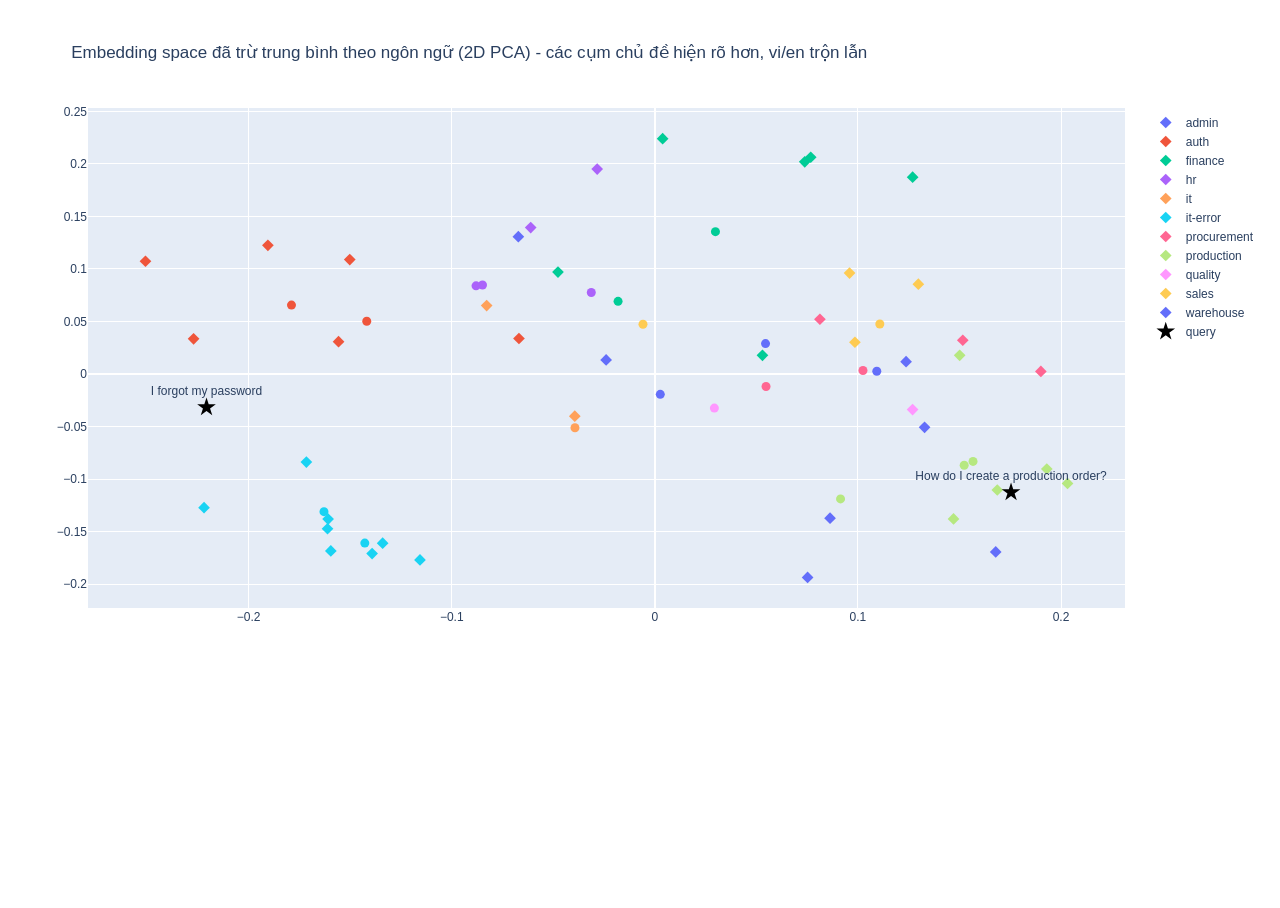
<file: output/01c_embedding_map_language_centered.html>
<!doctype html>
<html>
<head>
    <meta charset="utf-8" />
    <style>html, body {height: 100%;}</style>
</head>
<body>
    <div style="height:680px; width:100%;">                        <script>window.PlotlyConfig = {MathJaxConfig: 'local'};</script>
        <script charset="utf-8" src="plotly.min.js"></script>                <div id="9eccefd8-9ae4-4329-a87b-b22876fb5222" class="plotly-graph-div" style="height:100%; width:100%;"></div>            <script>                window.PLOTLYENV=window.PLOTLYENV || {};                                if (document.getElementById("9eccefd8-9ae4-4329-a87b-b22876fb5222")) {                    Plotly.newPlot(                        "9eccefd8-9ae4-4329-a87b-b22876fb5222",                        [{"hovertemplate":"%{text}\u003cextra\u003eadmin\u003c\u002fextra\u003e","marker":{"size":9,"symbol":["diamond","circle","diamond"]},"mode":"markers","name":"admin","text":["[en] User roles: Admin, Manager, Operator, Viewer. Operators can create documents but cannot ap","[vi] Ph\u00e2n quy\u1ec1n: Qu\u1ea3n tr\u1ecb, Qu\u1ea3n l\u00fd, Nh\u00e2n vi\u00ean v\u1eadn h\u00e0nh, Ng\u01b0\u1eddi xem. Nh\u00e2n vi\u00ean v\u1eadn h\u00e0nh t\u1ea1o \u0111\u01b0\u1ee3c ","[en] Audit log: every approval and deletion is recorded with user, time and IP address. Logs ar"],"x":{"dtype":"f4","bdata":"YozEvLspLzuipYm9"},"y":{"dtype":"f4","bdata":"sRpbPCawnrwoxwU+"},"type":"scatter"},{"hovertemplate":"%{text}\u003cextra\u003eauth\u003c\u002fextra\u003e","marker":{"size":9,"symbol":["diamond","diamond","circle","circle","diamond","diamond","diamond","diamond"]},"mode":"markers","name":"auth","text":["[en] How to reset your password: open the login page, click 'Forgot password', enter your work ","[en] Change account password: go to Profile \u003e Security \u003e Change password. Enter the current pas","[vi] \u0110\u1eb7t l\u1ea1i m\u1eadt kh\u1ea9u: t\u1ea1i trang \u0111\u0103ng nh\u1eadp ch\u1ecdn 'Qu\u00ean m\u1eadt kh\u1ea9u', nh\u1eadp email c\u00f4ng ty v\u00e0 l\u00e0m theo","[vi] T\u00e0i kho\u1ea3n b\u1ecb kh\u00f3a sau 5 l\u1ea7n nh\u1eadp sai m\u1eadt kh\u1ea9u. Li\u00ean h\u1ec7 qu\u1ea3n tr\u1ecb vi\u00ean IT ho\u1eb7c \u0111\u1ee3i 15 ph\u00fat \u0111","[en] Enable two-factor authentication (2FA) from Profile \u003e Security. Scan the QR code with an a","[en] Reset your password by calling the helpdesk at extension 100. (Deprecated: self-service pa","[en] Company B password policy: passwords expire every 60 days and must include a special chara","[en] Company C: password reset is handled by the central helpdesk only; self-service is disable"],"x":{"dtype":"f4","bdata":"sGuAvrYdQ75ZRRG+8Dg3vrYJib0mlGi+btUZvpd8H74="},"y":{"dtype":"f4","bdata":"+7vbPSa5+j19g009JE+GPUcyCj21GQk9UA\u002ffPf+b+zw="},"type":"scatter"},{"hovertemplate":"%{text}\u003cextra\u003efinance\u003c\u002fextra\u003e","marker":{"size":9,"symbol":["diamond","circle","diamond","diamond","diamond","diamond","circle","diamond"]},"mode":"markers","name":"finance","text":["[en] How to approve an invoice: open Finance \u003e Accounts Payable \u003e Pending Invoices, review the ","[vi] C\u00e1ch duy\u1ec7t h\u00f3a \u0111\u01a1n: v\u00e0o T\u00e0i ch\u00ednh \u003e C\u00f4ng n\u1ee3 ph\u1ea3i tr\u1ea3 \u003e H\u00f3a \u0111\u01a1n ch\u1edd duy\u1ec7t, ki\u1ec3m tra h\u00f3a \u0111\u01a1n","[en] Invoice approval at Company B: invoices are approved by the department head first and then","[en] Invoice approval at Company C: invoices under 500 USD are auto-approved. Larger invoices g","[en] Reject an invoice: click Reject, choose a reason (price mismatch, quantity mismatch, dupli","[en] Payment run: every Friday at 16:00 the system pays all approved invoices that are due with","[vi] Ch\u1ed1t s\u1ed5 cu\u1ed1i th\u00e1ng: k\u1ebf to\u00e1n tr\u01b0\u1edfng kh\u00f3a k\u1ef3 k\u1ebf to\u00e1n t\u1ea1i T\u00e0i ch\u00ednh \u003e K\u1ef3 k\u1ebf to\u00e1n \u003e Kh\u00f3a k\u1ef3. S","[en] Exchange rates are updated daily at 08:00 from the central bank feed. Use Finance \u003e Curren"],"x":{"dtype":"f4","bdata":"YCuXPfZ19DxU\u002fAE+qzOdPY4CWT1rcXs7tVuUvINgQ70="},"y":{"dtype":"f4","bdata":"wchOPs6rCj6nzj8+ZDJTPhlTkTy5XmU+LpONPYiVxj0="},"type":"scatter"},{"hovertemplate":"%{text}\u003cextra\u003ehr\u003c\u002fextra\u003e","marker":{"size":9,"symbol":["diamond","circle","circle","diamond","circle"]},"mode":"markers","name":"hr","text":["[en] Request annual leave: HR \u003e Leave \u003e New Request. Choose dates and leave type. Your manager ","[vi] Xin ngh\u1ec9 ph\u00e9p n\u0103m: v\u00e0o Nh\u00e2n s\u1ef1 \u003e Ngh\u1ec9 ph\u00e9p \u003e T\u1ea1o y\u00eau c\u1ea7u. Ch\u1ecdn ng\u00e0y v\u00e0 lo\u1ea1i ph\u00e9p; qu\u1ea3n l\u00fd ","[vi] Nh\u00e2n vi\u00ean \u0111\u01b0\u1ee3c h\u01b0\u1edfng 12 ng\u00e0y ph\u00e9p n\u0103m. S\u1ed1 ng\u00e0y ph\u00e9p ch\u01b0a d\u00f9ng \u0111\u01b0\u1ee3c chuy\u1ec3n sang n\u0103m sau t\u1ed1i","[en] Submit expense claims within 30 days after the expense. Attach receipts; claims above 500 ","[vi] Ch\u1ea5m c\u00f4ng: nh\u00e2n vi\u00ean ch\u1ea5m c\u00f4ng b\u1eb1ng \u1ee9ng d\u1ee5ng di \u0111\u1ed9ng ho\u1eb7c v\u00e2n tay. Qu\u00ean ch\u1ea5m c\u00f4ng c\u1ea7n g\u1eedi "],"x":{"dtype":"f4","bdata":"WmZ6vSvSrb3XUrS9pZzovDguAL0="},"y":{"dtype":"f4","bdata":"2rkOPlBZrT2516s9wLJHPj3lnj0="},"type":"scatter"},{"hovertemplate":"%{text}\u003cextra\u003eit\u003c\u002fextra\u003e","marker":{"size":9,"symbol":["diamond","circle","diamond"]},"mode":"markers","name":"it","text":["[en] VPN setup: install the corporate VPN client, sign in with your work email and approve the ","[vi] C\u00e0i \u0111\u1eb7t m\u00e1y in: v\u00e0o C\u00e0i \u0111\u1eb7t \u003e M\u00e1y in, ch\u1ecdn m\u00e1y in c\u1ee7a chi nh\u00e1nh v\u00e0 c\u00e0i driver theo h\u01b0\u1edbng d","[en] Report export is slow? Exports over 100,000 rows run in the background and a download link"],"x":{"dtype":"f4","bdata":"Z56pvRYZIb3yeiG9"},"y":{"dtype":"f4","bdata":"PEqFPY3KUb0cliS9"},"type":"scatter"},{"hovertemplate":"%{text}\u003cextra\u003eit-error\u003c\u002fextra\u003e","marker":{"size":9,"symbol":["diamond","diamond","circle","diamond","circle","diamond","diamond","diamond","diamond","diamond"]},"mode":"markers","name":"it-error","text":["[en] Error ERR_CONNECTION_RESET: the connection was reset by the server. Check your VPN, clear ","[en] Error ERR-4021: Insufficient permission. Your role does not allow this action. Ask your ad","[vi] L\u1ed7i ERR-4021: Kh\u00f4ng \u0111\u1ee7 quy\u1ec1n th\u1ef1c hi\u1ec7n thao t\u00e1c. H\u00e3y y\u00eau c\u1ea7u qu\u1ea3n tr\u1ecb vi\u00ean c\u1ea5p vai tr\u00f2 c\u1ea7n","[en] Error ERR-5003: Database timeout. The report query ran longer than 60 seconds. Narrow the ","[vi] L\u1ed7i ERR-5003: H\u1ebft th\u1eddi gian truy v\u1ea5n c\u01a1 s\u1edf d\u1eef li\u1ec7u. H\u00e3y thu h\u1eb9p kho\u1ea3ng th\u1eddi gian b\u00e1o c\u00e1o r","[en] Error ERR-1007: Session expired. Sessions end after 8 hours of inactivity. Log in again; u","[en] Error ERR-4012: Invalid date format. Dates must be entered as YYYY-MM-DD. Correct the date","[en] Error ERR-4102: File type not allowed. Only PDF, XLSX and PNG attachments can be uploaded.","[en] Error ERR-4120: Attachment too large. Files above 25 MB are rejected; compress the file or","[en] Error ERR-4210: Duplicate document number. The number already exists; request a new number"],"x":{"dtype":"f4","bdata":"vE9jvruQDr6WPhK+sQwlvsDWJr4ktS++HsIkvujZ7L0GYyO+eUAJvg=="},"y":{"dtype":"f4","bdata":"20MCvtT+Lr4EziS+RtoWvkQvBr4n06u9ZG4Nvk5ANb6sdCy+xO0kvg=="},"type":"scatter"},{"hovertemplate":"%{text}\u003cextra\u003eprocurement\u003c\u002fextra\u003e","marker":{"size":9,"symbol":["diamond","circle","diamond","circle","diamond"]},"mode":"markers","name":"procurement","text":["[en] Purchase Request Approval Screen: managers approve or reject purchase requests here. Open ","[vi] M\u00e0n h\u00ecnh Duy\u1ec7t y\u00eau c\u1ea7u mua h\u00e0ng (Purchase Request Approval Screen): tr\u01b0\u1edfng b\u1ed9 ph\u1eadn duy\u1ec7t h","[en] Create a purchase request: Procurement \u003e Purchase Requests \u003e New. Add items, quantities an","[vi] Ch\u1ecdn nh\u00e0 cung c\u1ea5p: so s\u00e1nh \u00edt nh\u1ea5t 3 b\u00e1o gi\u00e1 tr\u01b0\u1edbc khi t\u1ea1o \u0111\u01a1n mua h\u00e0ng c\u00f3 gi\u00e1 tr\u1ecb tr\u00ean 50","[en] Goods receipt: when supplier goods arrive, create a Goods Receipt against the purchase ord"],"x":{"dtype":"f4","bdata":"k3SmPVQ\u002fYD0iRBs+vt\u002fRPSqiQj4="},"y":{"dtype":"f4","bdata":"OVRVPfnyQ7yCagM9+v1VO8sdIDs="},"type":"scatter"},{"hovertemplate":"%{text}\u003cextra\u003eproduction\u003c\u002fextra\u003e","marker":{"size":9,"symbol":["diamond","circle","circle","diamond","diamond","circle","diamond","diamond"]},"mode":"markers","name":"production","text":["[en] How to create a production order: open Production \u003e Production Orders \u003e New. Select the fi","[vi] C\u00e1ch t\u1ea1o l\u1ec7nh s\u1ea3n xu\u1ea5t: v\u00e0o menu S\u1ea3n xu\u1ea5t \u003e L\u1ec7nh s\u1ea3n xu\u1ea5t \u003e T\u1ea1o m\u1edbi. Ch\u1ecdn th\u00e0nh ph\u1ea9m (SKU)","[vi] H\u1ee7y l\u1ec7nh s\u1ea3n xu\u1ea5t: ch\u1ec9 h\u1ee7y \u0111\u01b0\u1ee3c l\u1ec7nh \u1edf tr\u1ea1ng th\u00e1i Nh\u00e1p ho\u1eb7c \u0110\u00e3 ph\u00e1t h\u00e0nh ch\u01b0a xu\u1ea5t v\u1eadt t\u01b0.","[en] Bill of Materials (BOM): each finished product has a BOM listing the raw materials and qua","[en] Production order statuses: Draft, Released, In Progress, Completed, Closed. Only Released ","[vi] B\u00e1o c\u00e1o ho\u00e0n th\u00e0nh s\u1ea3n xu\u1ea5t: nh\u1eadp s\u1ed1 l\u01b0\u1ee3ng th\u00e0nh ph\u1ea9m \u0111\u1ea1t v\u00e0 s\u1ed1 l\u01b0\u1ee3ng ph\u1ebf ph\u1ea9m tr\u00ean l\u1ec7nh s","[en] Create a production order using the legacy Shop Floor screen SF-100. (Legacy: replaced by ","[en] Company B production orders require supervisor approval before release."],"x":{"dtype":"f4","bdata":"IKNFPlT5Gz7TRLs9rhRQPuSpLD6tbyA+YZkWPgKyGT4="},"y":{"dtype":"f4","bdata":"IkO5vULtsb1QiPO9am\u002fVvbk04r2Wa6q92TsNvudOkTw="},"type":"scatter"},{"hovertemplate":"%{text}\u003cextra\u003equality\u003c\u002fextra\u003e","marker":{"size":9,"symbol":["diamond","circle"]},"mode":"markers","name":"quality","text":["[en] Quality inspection: inspectors record defects per batch. A batch with a defect rate above ","[vi] L\u00f4 h\u00e0ng c\u00f3 t\u1ef7 l\u1ec7 l\u1ed7i tr\u00ean 2% s\u1ebd b\u1ecb ch\u1eb7n xu\u1ea5t kho cho \u0111\u1ebfn khi b\u1ed9 ph\u1eadn ch\u1ea5t l\u01b0\u1ee3ng ph\u00ea duy\u1ec7t "],"x":{"dtype":"f4","bdata":"lPMBPmIf8Dw="},"y":{"dtype":"f4","bdata":"UKwKvZ4cBb0="},"type":"scatter"},{"hovertemplate":"%{text}\u003cextra\u003esales\u003c\u002fextra\u003e","marker":{"size":9,"symbol":["diamond","circle","diamond","diamond","circle"]},"mode":"markers","name":"sales","text":["[en] Create a sales order: Sales \u003e Sales Orders \u003e New. Select the customer, add products and co","[vi] T\u1ea1o \u0111\u01a1n b\u00e1n h\u00e0ng: v\u00e0o B\u00e1n h\u00e0ng \u003e \u0110\u01a1n b\u00e1n h\u00e0ng \u003e T\u1ea1o m\u1edbi, ch\u1ecdn kh\u00e1ch h\u00e0ng, th\u00eam s\u1ea3n ph\u1ea9m v\u00e0","[en] Customer credit limit: set under Sales \u003e Customers \u003e Credit. Orders exceeding the limit ar","[en] Shipping: after confirming a delivery note the system books the stock out and emails the t","[vi] Ch\u00ednh s\u00e1ch tr\u1ea3 h\u00e0ng: kh\u00e1ch h\u00e0ng \u0111\u01b0\u1ee3c tr\u1ea3 h\u00e0ng trong 14 ng\u00e0y k\u1ec3 t\u1eeb ng\u00e0y giao n\u1ebfu h\u00e0ng c\u00f2n n"],"x":{"dtype":"f4","bdata":"TNsEPg7e4j2cVcQ9PMTJPVpdv7s="},"y":{"dtype":"f4","bdata":"Ng+vPVvDQj2WmcQ9SVz3PKW4QT0="},"type":"scatter"},{"hovertemplate":"%{text}\u003cextra\u003ewarehouse\u003c\u002fextra\u003e","marker":{"size":9,"symbol":["diamond","circle","diamond","circle","diamond","diamond","diamond"]},"mode":"markers","name":"warehouse","text":["[en] Check stock level: Warehouse \u003e Inventory \u003e Stock Overview. Filter by warehouse, SKU or bat","[vi] Ki\u1ec3m kho \u0111\u1ecbnh k\u1ef3 m\u1ed7i qu\u00fd: t\u1ea1o phi\u1ebfu ki\u1ec3m k\u00ea t\u1ea1i Kho \u003e Ki\u1ec3m k\u00ea, nh\u1eadp s\u1ed1 l\u01b0\u1ee3ng th\u1ef1c t\u1ebf, h\u1ec7 t","[en] Stock transfer between warehouses: Warehouse \u003e Transfers \u003e New. Select source and destinat","[vi] H\u00e0ng t\u1ed3n kho d\u01b0\u1edbi m\u1ee9c t\u1ed1i thi\u1ec3u s\u1ebd t\u1ea1o c\u1ea3nh b\u00e1o t\u1ef1 \u0111\u1ed9ng v\u00e0 \u0111\u1ec1 xu\u1ea5t y\u00eau c\u1ea7u mua h\u00e0ng cho b\u1ed9","[en] SKU naming convention: finished goods use the prefix FG-, raw materials RM-, packaging PK-","[en] SKU RM-20311 is Aluminium sheet 2mm, supplier code SUP-0087, minimum stock 500 units.","[en] SKU FG-10045 is Industrial Fan 60cm. It is produced with BOM version 3."],"x":{"dtype":"f4","bdata":"tAAIPjYzXz18Wv09GNDfPePfKz5irbA9uwiaPQ=="},"y":{"dtype":"f4","bdata":"XdBPvU7Q7Dyi+z88orcoO2xwLb4Ekgy+QTxGvg=="},"type":"scatter"},{"marker":{"color":"black","size":14,"symbol":"star"},"mode":"markers+text","name":"query","text":["I forgot my password","How do I create a production order?"],"textposition":"top center","x":{"dtype":"f4","bdata":"EhFivqeZMz4="},"y":{"dtype":"f4","bdata":"x+sBvRKr5r0="},"type":"scatter"}],                        {"template":{"data":{"histogram2dcontour":[{"type":"histogram2dcontour","colorbar":{"outlinewidth":0,"ticks":""},"colorscale":[[0.0,"#0d0887"],[0.1111111111111111,"#46039f"],[0.2222222222222222,"#7201a8"],[0.3333333333333333,"#9c179e"],[0.4444444444444444,"#bd3786"],[0.5555555555555556,"#d8576b"],[0.6666666666666666,"#ed7953"],[0.7777777777777778,"#fb9f3a"],[0.8888888888888888,"#fdca26"],[1.0,"#f0f921"]]}],"choropleth":[{"type":"choropleth","colorbar":{"outlinewidth":0,"ticks":""}}],"histogram2d":[{"type":"histogram2d","colorbar":{"outlinewidth":0,"ticks":""},"colorscale":[[0.0,"#0d0887"],[0.1111111111111111,"#46039f"],[0.2222222222222222,"#7201a8"],[0.3333333333333333,"#9c179e"],[0.4444444444444444,"#bd3786"],[0.5555555555555556,"#d8576b"],[0.6666666666666666,"#ed7953"],[0.7777777777777778,"#fb9f3a"],[0.8888888888888888,"#fdca26"],[1.0,"#f0f921"]]}],"heatmap":[{"type":"heatmap","colorbar":{"outlinewidth":0,"ticks":""},"colorscale":[[0.0,"#0d0887"],[0.1111111111111111,"#46039f"],[0.2222222222222222,"#7201a8"],[0.3333333333333333,"#9c179e"],[0.4444444444444444,"#bd3786"],[0.5555555555555556,"#d8576b"],[0.6666666666666666,"#ed7953"],[0.7777777777777778,"#fb9f3a"],[0.8888888888888888,"#fdca26"],[1.0,"#f0f921"]]}],"contourcarpet":[{"type":"contourcarpet","colorbar":{"outlinewidth":0,"ticks":""}}],"contour":[{"type":"contour","colorbar":{"outlinewidth":0,"ticks":""},"colorscale":[[0.0,"#0d0887"],[0.1111111111111111,"#46039f"],[0.2222222222222222,"#7201a8"],[0.3333333333333333,"#9c179e"],[0.4444444444444444,"#bd3786"],[0.5555555555555556,"#d8576b"],[0.6666666666666666,"#ed7953"],[0.7777777777777778,"#fb9f3a"],[0.8888888888888888,"#fdca26"],[1.0,"#f0f921"]]}],"surface":[{"type":"surface","colorbar":{"outlinewidth":0,"ticks":""},"colorscale":[[0.0,"#0d0887"],[0.1111111111111111,"#46039f"],[0.2222222222222222,"#7201a8"],[0.3333333333333333,"#9c179e"],[0.4444444444444444,"#bd3786"],[0.5555555555555556,"#d8576b"],[0.6666666666666666,"#ed7953"],[0.7777777777777778,"#fb9f3a"],[0.8888888888888888,"#fdca26"],[1.0,"#f0f921"]]}],"mesh3d":[{"type":"mesh3d","colorbar":{"outlinewidth":0,"ticks":""}}],"scatter":[{"fillpattern":{"fillmode":"overlay","size":10,"solidity":0.2},"type":"scatter"}],"parcoords":[{"type":"parcoords","line":{"colorbar":{"outlinewidth":0,"ticks":""}}}],"scatterpolargl":[{"type":"scatterpolargl","marker":{"colorbar":{"outlinewidth":0,"ticks":""}}}],"bar":[{"error_x":{"color":"#2a3f5f"},"error_y":{"color":"#2a3f5f"},"marker":{"line":{"color":"#E5ECF6","width":0.5},"pattern":{"fillmode":"overlay","size":10,"solidity":0.2}},"type":"bar"}],"scattergeo":[{"type":"scattergeo","marker":{"colorbar":{"outlinewidth":0,"ticks":""}}}],"scatterpolar":[{"type":"scatterpolar","marker":{"colorbar":{"outlinewidth":0,"ticks":""}}}],"histogram":[{"marker":{"pattern":{"fillmode":"overlay","size":10,"solidity":0.2}},"type":"histogram"}],"scattergl":[{"type":"scattergl","marker":{"colorbar":{"outlinewidth":0,"ticks":""}}}],"scatter3d":[{"type":"scatter3d","line":{"colorbar":{"outlinewidth":0,"ticks":""}},"marker":{"colorbar":{"outlinewidth":0,"ticks":""}}}],"scattermap":[{"type":"scattermap","marker":{"colorbar":{"outlinewidth":0,"ticks":""}}}],"scatterternary":[{"type":"scatterternary","marker":{"colorbar":{"outlinewidth":0,"ticks":""}}}],"scattercarpet":[{"type":"scattercarpet","marker":{"colorbar":{"outlinewidth":0,"ticks":""}}}],"carpet":[{"aaxis":{"endlinecolor":"#2a3f5f","gridcolor":"white","linecolor":"white","minorgridcolor":"white","startlinecolor":"#2a3f5f"},"baxis":{"endlinecolor":"#2a3f5f","gridcolor":"white","linecolor":"white","minorgridcolor":"white","startlinecolor":"#2a3f5f"},"type":"carpet"}],"table":[{"cells":{"fill":{"color":"#EBF0F8"},"line":{"color":"white"}},"header":{"fill":{"color":"#C8D4E3"},"line":{"color":"white"}},"type":"table"}],"barpolar":[{"marker":{"line":{"color":"#E5ECF6","width":0.5},"pattern":{"fillmode":"overlay","size":10,"solidity":0.2}},"type":"barpolar"}],"pie":[{"automargin":true,"type":"pie"}]},"layout":{"autotypenumbers":"strict","colorway":["#636efa","#EF553B","#00cc96","#ab63fa","#FFA15A","#19d3f3","#FF6692","#B6E880","#FF97FF","#FECB52"],"font":{"color":"#2a3f5f"},"hovermode":"closest","hoverlabel":{"align":"left"},"paper_bgcolor":"white","plot_bgcolor":"#E5ECF6","polar":{"bgcolor":"#E5ECF6","angularaxis":{"gridcolor":"white","linecolor":"white","ticks":""},"radialaxis":{"gridcolor":"white","linecolor":"white","ticks":""}},"ternary":{"bgcolor":"#E5ECF6","aaxis":{"gridcolor":"white","linecolor":"white","ticks":""},"baxis":{"gridcolor":"white","linecolor":"white","ticks":""},"caxis":{"gridcolor":"white","linecolor":"white","ticks":""}},"coloraxis":{"colorbar":{"outlinewidth":0,"ticks":""}},"colorscale":{"sequential":[[0.0,"#0d0887"],[0.1111111111111111,"#46039f"],[0.2222222222222222,"#7201a8"],[0.3333333333333333,"#9c179e"],[0.4444444444444444,"#bd3786"],[0.5555555555555556,"#d8576b"],[0.6666666666666666,"#ed7953"],[0.7777777777777778,"#fb9f3a"],[0.8888888888888888,"#fdca26"],[1.0,"#f0f921"]],"sequentialminus":[[0.0,"#0d0887"],[0.1111111111111111,"#46039f"],[0.2222222222222222,"#7201a8"],[0.3333333333333333,"#9c179e"],[0.4444444444444444,"#bd3786"],[0.5555555555555556,"#d8576b"],[0.6666666666666666,"#ed7953"],[0.7777777777777778,"#fb9f3a"],[0.8888888888888888,"#fdca26"],[1.0,"#f0f921"]],"diverging":[[0,"#8e0152"],[0.1,"#c51b7d"],[0.2,"#de77ae"],[0.3,"#f1b6da"],[0.4,"#fde0ef"],[0.5,"#f7f7f7"],[0.6,"#e6f5d0"],[0.7,"#b8e186"],[0.8,"#7fbc41"],[0.9,"#4d9221"],[1,"#276419"]]},"xaxis":{"gridcolor":"white","linecolor":"white","ticks":"","title":{"standoff":15},"zerolinecolor":"white","automargin":true,"zerolinewidth":2},"yaxis":{"gridcolor":"white","linecolor":"white","ticks":"","title":{"standoff":15},"zerolinecolor":"white","automargin":true,"zerolinewidth":2},"scene":{"xaxis":{"backgroundcolor":"#E5ECF6","gridcolor":"white","linecolor":"white","showbackground":true,"ticks":"","zerolinecolor":"white","gridwidth":2},"yaxis":{"backgroundcolor":"#E5ECF6","gridcolor":"white","linecolor":"white","showbackground":true,"ticks":"","zerolinecolor":"white","gridwidth":2},"zaxis":{"backgroundcolor":"#E5ECF6","gridcolor":"white","linecolor":"white","showbackground":true,"ticks":"","zerolinecolor":"white","gridwidth":2}},"shapedefaults":{"line":{"color":"#2a3f5f"}},"annotationdefaults":{"arrowcolor":"#2a3f5f","arrowhead":0,"arrowwidth":1},"geo":{"bgcolor":"white","landcolor":"#E5ECF6","subunitcolor":"white","showland":true,"showlakes":true,"lakecolor":"white"},"title":{"x":0.05}}},"title":{"text":"Embedding space \u0111\u00e3 tr\u1eeb trung b\u00ecnh theo ng\u00f4n ng\u1eef (2D PCA) - c\u00e1c c\u1ee5m ch\u1ee7 \u0111\u1ec1 hi\u1ec7n r\u00f5 h\u01a1n, vi\u002fen tr\u1ed9n l\u1eabn"},"height":680},                        {"responsive": true}                    )                };            </script>        </div>
</body>
</html>
</file>
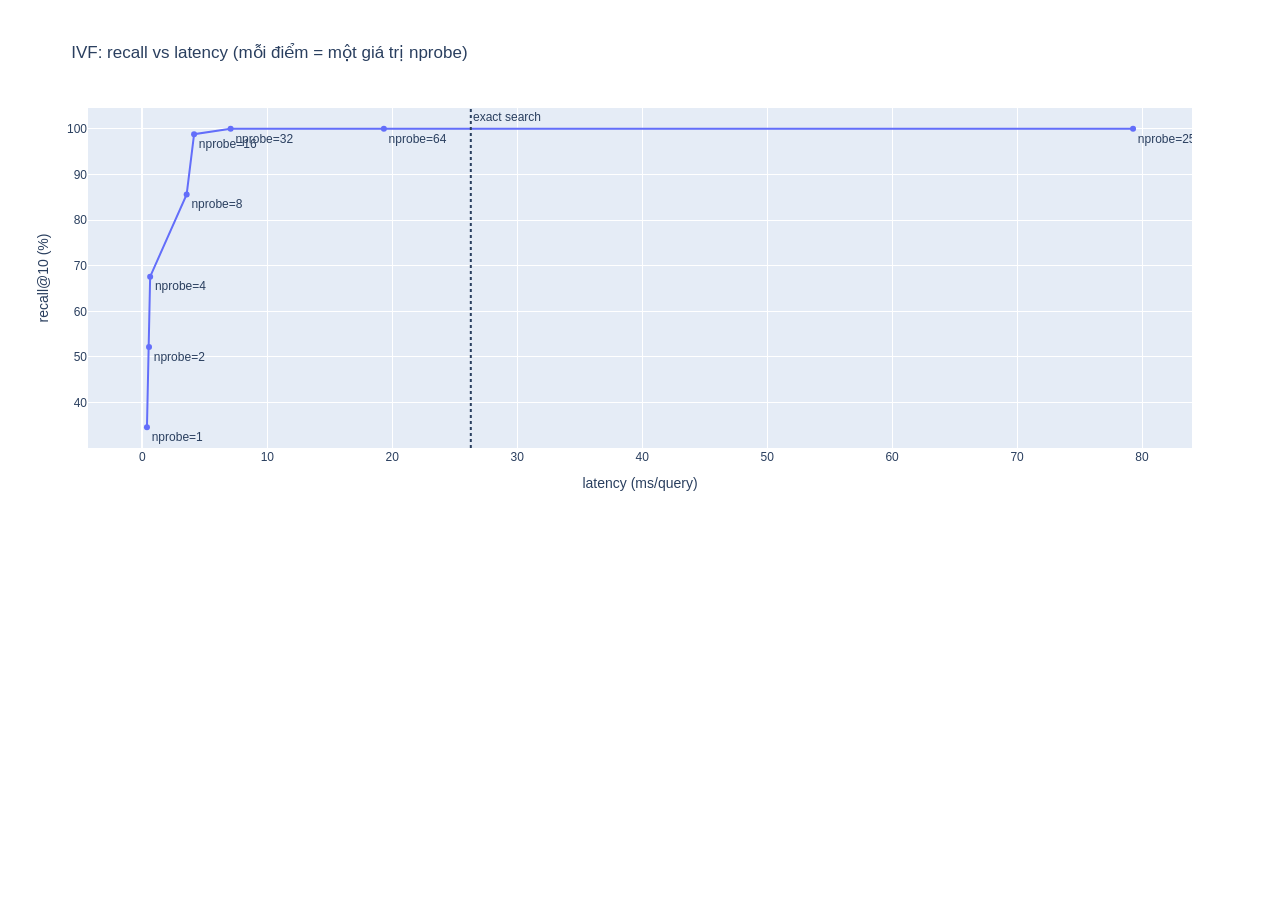
<file: output/06_ivf_recall_vs_latency.html>
<!doctype html>
<html>
<head>
    <meta charset="utf-8" />
    <style>html, body {height: 100%;}</style>
</head>
<body>
    <div style="height:520px; width:100%;">                        <script>window.PlotlyConfig = {MathJaxConfig: 'local'};</script>
        <script charset="utf-8" src="plotly.min.js"></script>                <div id="cc2f9b90-8f8f-43ca-8579-7db0cf1253c3" class="plotly-graph-div" style="height:100%; width:100%;"></div>            <script>                window.PLOTLYENV=window.PLOTLYENV || {};                                if (document.getElementById("cc2f9b90-8f8f-43ca-8579-7db0cf1253c3")) {                    Plotly.newPlot(                        "cc2f9b90-8f8f-43ca-8579-7db0cf1253c3",                        [{"mode":"lines+markers+text","text":["nprobe=1","nprobe=2","nprobe=4","nprobe=8","nprobe=16","nprobe=32","nprobe=64","nprobe=256"],"textposition":"bottom right","x":[0.3665339620783925,0.5325459828600287,0.6225540162995458,3.544097994454205,4.138675988651812,7.063371981494129,19.32568601798266,79.28175800014287],"y":[34.599999999999994,52.2,67.60000000000001,85.60000000000001,98.8,100.0,100.0,100.0],"type":"scatter"}],                        {"template":{"data":{"histogram2dcontour":[{"type":"histogram2dcontour","colorbar":{"outlinewidth":0,"ticks":""},"colorscale":[[0.0,"#0d0887"],[0.1111111111111111,"#46039f"],[0.2222222222222222,"#7201a8"],[0.3333333333333333,"#9c179e"],[0.4444444444444444,"#bd3786"],[0.5555555555555556,"#d8576b"],[0.6666666666666666,"#ed7953"],[0.7777777777777778,"#fb9f3a"],[0.8888888888888888,"#fdca26"],[1.0,"#f0f921"]]}],"choropleth":[{"type":"choropleth","colorbar":{"outlinewidth":0,"ticks":""}}],"histogram2d":[{"type":"histogram2d","colorbar":{"outlinewidth":0,"ticks":""},"colorscale":[[0.0,"#0d0887"],[0.1111111111111111,"#46039f"],[0.2222222222222222,"#7201a8"],[0.3333333333333333,"#9c179e"],[0.4444444444444444,"#bd3786"],[0.5555555555555556,"#d8576b"],[0.6666666666666666,"#ed7953"],[0.7777777777777778,"#fb9f3a"],[0.8888888888888888,"#fdca26"],[1.0,"#f0f921"]]}],"heatmap":[{"type":"heatmap","colorbar":{"outlinewidth":0,"ticks":""},"colorscale":[[0.0,"#0d0887"],[0.1111111111111111,"#46039f"],[0.2222222222222222,"#7201a8"],[0.3333333333333333,"#9c179e"],[0.4444444444444444,"#bd3786"],[0.5555555555555556,"#d8576b"],[0.6666666666666666,"#ed7953"],[0.7777777777777778,"#fb9f3a"],[0.8888888888888888,"#fdca26"],[1.0,"#f0f921"]]}],"contourcarpet":[{"type":"contourcarpet","colorbar":{"outlinewidth":0,"ticks":""}}],"contour":[{"type":"contour","colorbar":{"outlinewidth":0,"ticks":""},"colorscale":[[0.0,"#0d0887"],[0.1111111111111111,"#46039f"],[0.2222222222222222,"#7201a8"],[0.3333333333333333,"#9c179e"],[0.4444444444444444,"#bd3786"],[0.5555555555555556,"#d8576b"],[0.6666666666666666,"#ed7953"],[0.7777777777777778,"#fb9f3a"],[0.8888888888888888,"#fdca26"],[1.0,"#f0f921"]]}],"surface":[{"type":"surface","colorbar":{"outlinewidth":0,"ticks":""},"colorscale":[[0.0,"#0d0887"],[0.1111111111111111,"#46039f"],[0.2222222222222222,"#7201a8"],[0.3333333333333333,"#9c179e"],[0.4444444444444444,"#bd3786"],[0.5555555555555556,"#d8576b"],[0.6666666666666666,"#ed7953"],[0.7777777777777778,"#fb9f3a"],[0.8888888888888888,"#fdca26"],[1.0,"#f0f921"]]}],"mesh3d":[{"type":"mesh3d","colorbar":{"outlinewidth":0,"ticks":""}}],"scatter":[{"fillpattern":{"fillmode":"overlay","size":10,"solidity":0.2},"type":"scatter"}],"parcoords":[{"type":"parcoords","line":{"colorbar":{"outlinewidth":0,"ticks":""}}}],"scatterpolargl":[{"type":"scatterpolargl","marker":{"colorbar":{"outlinewidth":0,"ticks":""}}}],"bar":[{"error_x":{"color":"#2a3f5f"},"error_y":{"color":"#2a3f5f"},"marker":{"line":{"color":"#E5ECF6","width":0.5},"pattern":{"fillmode":"overlay","size":10,"solidity":0.2}},"type":"bar"}],"scattergeo":[{"type":"scattergeo","marker":{"colorbar":{"outlinewidth":0,"ticks":""}}}],"scatterpolar":[{"type":"scatterpolar","marker":{"colorbar":{"outlinewidth":0,"ticks":""}}}],"histogram":[{"marker":{"pattern":{"fillmode":"overlay","size":10,"solidity":0.2}},"type":"histogram"}],"scattergl":[{"type":"scattergl","marker":{"colorbar":{"outlinewidth":0,"ticks":""}}}],"scatter3d":[{"type":"scatter3d","line":{"colorbar":{"outlinewidth":0,"ticks":""}},"marker":{"colorbar":{"outlinewidth":0,"ticks":""}}}],"scattermap":[{"type":"scattermap","marker":{"colorbar":{"outlinewidth":0,"ticks":""}}}],"scatterternary":[{"type":"scatterternary","marker":{"colorbar":{"outlinewidth":0,"ticks":""}}}],"scattercarpet":[{"type":"scattercarpet","marker":{"colorbar":{"outlinewidth":0,"ticks":""}}}],"carpet":[{"aaxis":{"endlinecolor":"#2a3f5f","gridcolor":"white","linecolor":"white","minorgridcolor":"white","startlinecolor":"#2a3f5f"},"baxis":{"endlinecolor":"#2a3f5f","gridcolor":"white","linecolor":"white","minorgridcolor":"white","startlinecolor":"#2a3f5f"},"type":"carpet"}],"table":[{"cells":{"fill":{"color":"#EBF0F8"},"line":{"color":"white"}},"header":{"fill":{"color":"#C8D4E3"},"line":{"color":"white"}},"type":"table"}],"barpolar":[{"marker":{"line":{"color":"#E5ECF6","width":0.5},"pattern":{"fillmode":"overlay","size":10,"solidity":0.2}},"type":"barpolar"}],"pie":[{"automargin":true,"type":"pie"}]},"layout":{"autotypenumbers":"strict","colorway":["#636efa","#EF553B","#00cc96","#ab63fa","#FFA15A","#19d3f3","#FF6692","#B6E880","#FF97FF","#FECB52"],"font":{"color":"#2a3f5f"},"hovermode":"closest","hoverlabel":{"align":"left"},"paper_bgcolor":"white","plot_bgcolor":"#E5ECF6","polar":{"bgcolor":"#E5ECF6","angularaxis":{"gridcolor":"white","linecolor":"white","ticks":""},"radialaxis":{"gridcolor":"white","linecolor":"white","ticks":""}},"ternary":{"bgcolor":"#E5ECF6","aaxis":{"gridcolor":"white","linecolor":"white","ticks":""},"baxis":{"gridcolor":"white","linecolor":"white","ticks":""},"caxis":{"gridcolor":"white","linecolor":"white","ticks":""}},"coloraxis":{"colorbar":{"outlinewidth":0,"ticks":""}},"colorscale":{"sequential":[[0.0,"#0d0887"],[0.1111111111111111,"#46039f"],[0.2222222222222222,"#7201a8"],[0.3333333333333333,"#9c179e"],[0.4444444444444444,"#bd3786"],[0.5555555555555556,"#d8576b"],[0.6666666666666666,"#ed7953"],[0.7777777777777778,"#fb9f3a"],[0.8888888888888888,"#fdca26"],[1.0,"#f0f921"]],"sequentialminus":[[0.0,"#0d0887"],[0.1111111111111111,"#46039f"],[0.2222222222222222,"#7201a8"],[0.3333333333333333,"#9c179e"],[0.4444444444444444,"#bd3786"],[0.5555555555555556,"#d8576b"],[0.6666666666666666,"#ed7953"],[0.7777777777777778,"#fb9f3a"],[0.8888888888888888,"#fdca26"],[1.0,"#f0f921"]],"diverging":[[0,"#8e0152"],[0.1,"#c51b7d"],[0.2,"#de77ae"],[0.3,"#f1b6da"],[0.4,"#fde0ef"],[0.5,"#f7f7f7"],[0.6,"#e6f5d0"],[0.7,"#b8e186"],[0.8,"#7fbc41"],[0.9,"#4d9221"],[1,"#276419"]]},"xaxis":{"gridcolor":"white","linecolor":"white","ticks":"","title":{"standoff":15},"zerolinecolor":"white","automargin":true,"zerolinewidth":2},"yaxis":{"gridcolor":"white","linecolor":"white","ticks":"","title":{"standoff":15},"zerolinecolor":"white","automargin":true,"zerolinewidth":2},"scene":{"xaxis":{"backgroundcolor":"#E5ECF6","gridcolor":"white","linecolor":"white","showbackground":true,"ticks":"","zerolinecolor":"white","gridwidth":2},"yaxis":{"backgroundcolor":"#E5ECF6","gridcolor":"white","linecolor":"white","showbackground":true,"ticks":"","zerolinecolor":"white","gridwidth":2},"zaxis":{"backgroundcolor":"#E5ECF6","gridcolor":"white","linecolor":"white","showbackground":true,"ticks":"","zerolinecolor":"white","gridwidth":2}},"shapedefaults":{"line":{"color":"#2a3f5f"}},"annotationdefaults":{"arrowcolor":"#2a3f5f","arrowhead":0,"arrowwidth":1},"geo":{"bgcolor":"white","landcolor":"#E5ECF6","subunitcolor":"white","showland":true,"showlakes":true,"lakecolor":"white"},"title":{"x":0.05}}},"shapes":[{"line":{"dash":"dot"},"type":"line","x0":26.284516002051532,"x1":26.284516002051532,"xref":"x","y0":0,"y1":1,"yref":"y domain"}],"annotations":[{"showarrow":false,"text":"exact search","x":26.284516002051532,"xanchor":"left","xref":"x","y":1,"yanchor":"top","yref":"y domain"}],"title":{"text":"IVF: recall vs latency (m\u1ed7i \u0111i\u1ec3m = m\u1ed9t gi\u00e1 tr\u1ecb nprobe)"},"xaxis":{"title":{"text":"latency (ms\u002fquery)"}},"yaxis":{"title":{"text":"recall@10 (%)"}},"height":520},                        {"responsive": true}                    )                };            </script>        </div>
</body>
</html>
</file>
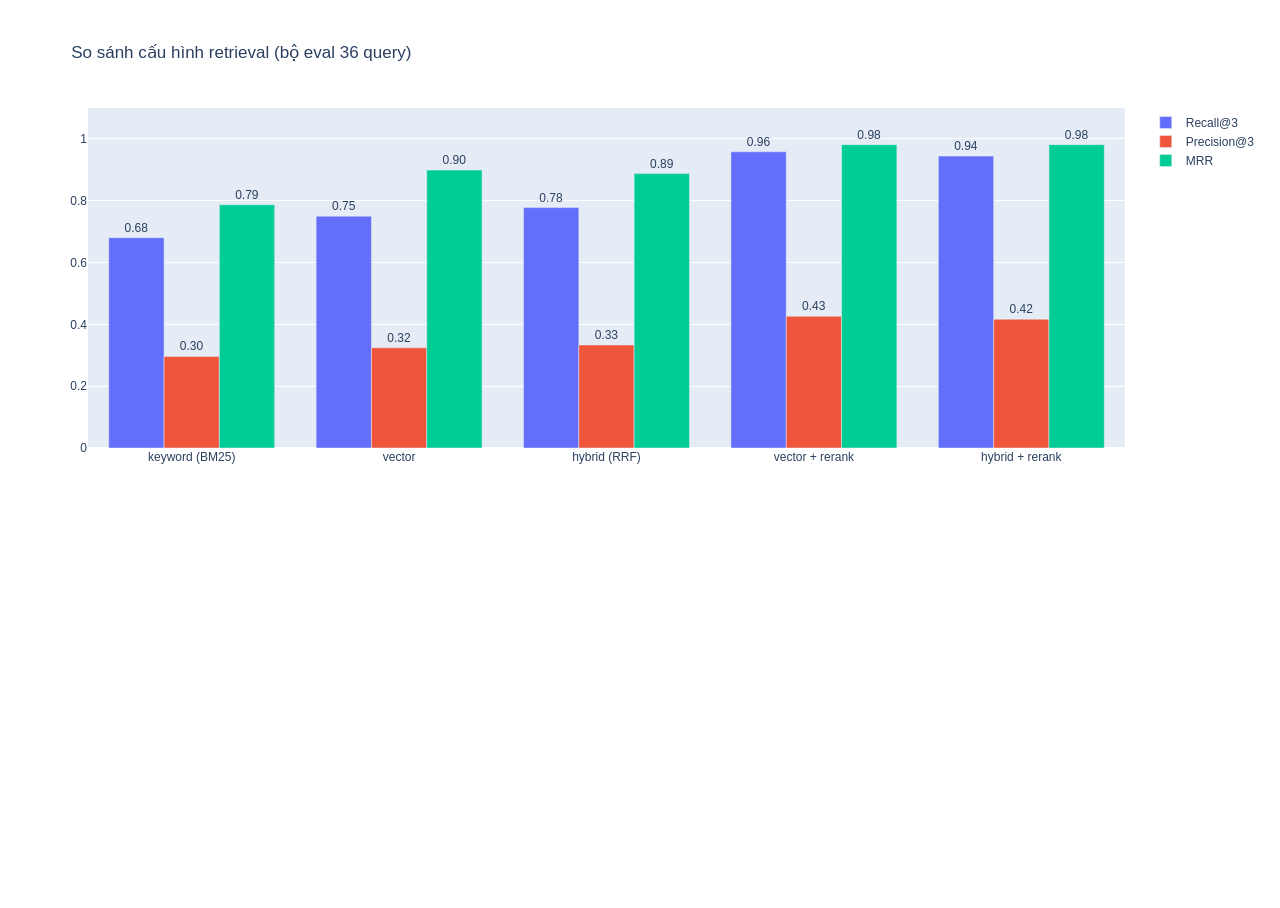
<file: output/11_eval_comparison.html>
<!doctype html>
<html>
<head>
    <meta charset="utf-8" />
    <style>html, body {height: 100%;}</style>
</head>
<body>
    <div style="height:520px; width:100%;">                        <script>window.PlotlyConfig = {MathJaxConfig: 'local'};</script>
        <script charset="utf-8" src="plotly.min.js"></script>                <div id="f4735d3a-7e0b-4afc-9d7f-5854606af980" class="plotly-graph-div" style="height:100%; width:100%;"></div>            <script>                window.PLOTLYENV=window.PLOTLYENV || {};                                if (document.getElementById("f4735d3a-7e0b-4afc-9d7f-5854606af980")) {                    Plotly.newPlot(                        "f4735d3a-7e0b-4afc-9d7f-5854606af980",                        [{"name":"Recall@3","text":["0.68","0.75","0.78","0.96","0.94"],"textposition":"outside","x":["keyword (BM25)","vector","hybrid (RRF)","vector + rerank","hybrid + rerank"],"y":[0.6805555555555556,0.75,0.7777777777777778,0.9583333333333334,0.9444444444444444],"type":"bar"},{"name":"Precision@3","text":["0.30","0.32","0.33","0.43","0.42"],"textposition":"outside","x":["keyword (BM25)","vector","hybrid (RRF)","vector + rerank","hybrid + rerank"],"y":[0.29629629629629634,0.3240740740740741,0.33333333333333337,0.425925925925926,0.4166666666666667],"type":"bar"},{"name":"MRR","text":["0.79","0.90","0.89","0.98","0.98"],"textposition":"outside","x":["keyword (BM25)","vector","hybrid (RRF)","vector + rerank","hybrid + rerank"],"y":[0.787037037037037,0.8990740740740741,0.8877314814814814,0.9814814814814815,0.9814814814814815],"type":"bar"}],                        {"template":{"data":{"histogram2dcontour":[{"type":"histogram2dcontour","colorbar":{"outlinewidth":0,"ticks":""},"colorscale":[[0.0,"#0d0887"],[0.1111111111111111,"#46039f"],[0.2222222222222222,"#7201a8"],[0.3333333333333333,"#9c179e"],[0.4444444444444444,"#bd3786"],[0.5555555555555556,"#d8576b"],[0.6666666666666666,"#ed7953"],[0.7777777777777778,"#fb9f3a"],[0.8888888888888888,"#fdca26"],[1.0,"#f0f921"]]}],"choropleth":[{"type":"choropleth","colorbar":{"outlinewidth":0,"ticks":""}}],"histogram2d":[{"type":"histogram2d","colorbar":{"outlinewidth":0,"ticks":""},"colorscale":[[0.0,"#0d0887"],[0.1111111111111111,"#46039f"],[0.2222222222222222,"#7201a8"],[0.3333333333333333,"#9c179e"],[0.4444444444444444,"#bd3786"],[0.5555555555555556,"#d8576b"],[0.6666666666666666,"#ed7953"],[0.7777777777777778,"#fb9f3a"],[0.8888888888888888,"#fdca26"],[1.0,"#f0f921"]]}],"heatmap":[{"type":"heatmap","colorbar":{"outlinewidth":0,"ticks":""},"colorscale":[[0.0,"#0d0887"],[0.1111111111111111,"#46039f"],[0.2222222222222222,"#7201a8"],[0.3333333333333333,"#9c179e"],[0.4444444444444444,"#bd3786"],[0.5555555555555556,"#d8576b"],[0.6666666666666666,"#ed7953"],[0.7777777777777778,"#fb9f3a"],[0.8888888888888888,"#fdca26"],[1.0,"#f0f921"]]}],"contourcarpet":[{"type":"contourcarpet","colorbar":{"outlinewidth":0,"ticks":""}}],"contour":[{"type":"contour","colorbar":{"outlinewidth":0,"ticks":""},"colorscale":[[0.0,"#0d0887"],[0.1111111111111111,"#46039f"],[0.2222222222222222,"#7201a8"],[0.3333333333333333,"#9c179e"],[0.4444444444444444,"#bd3786"],[0.5555555555555556,"#d8576b"],[0.6666666666666666,"#ed7953"],[0.7777777777777778,"#fb9f3a"],[0.8888888888888888,"#fdca26"],[1.0,"#f0f921"]]}],"surface":[{"type":"surface","colorbar":{"outlinewidth":0,"ticks":""},"colorscale":[[0.0,"#0d0887"],[0.1111111111111111,"#46039f"],[0.2222222222222222,"#7201a8"],[0.3333333333333333,"#9c179e"],[0.4444444444444444,"#bd3786"],[0.5555555555555556,"#d8576b"],[0.6666666666666666,"#ed7953"],[0.7777777777777778,"#fb9f3a"],[0.8888888888888888,"#fdca26"],[1.0,"#f0f921"]]}],"mesh3d":[{"type":"mesh3d","colorbar":{"outlinewidth":0,"ticks":""}}],"scatter":[{"fillpattern":{"fillmode":"overlay","size":10,"solidity":0.2},"type":"scatter"}],"parcoords":[{"type":"parcoords","line":{"colorbar":{"outlinewidth":0,"ticks":""}}}],"scatterpolargl":[{"type":"scatterpolargl","marker":{"colorbar":{"outlinewidth":0,"ticks":""}}}],"bar":[{"error_x":{"color":"#2a3f5f"},"error_y":{"color":"#2a3f5f"},"marker":{"line":{"color":"#E5ECF6","width":0.5},"pattern":{"fillmode":"overlay","size":10,"solidity":0.2}},"type":"bar"}],"scattergeo":[{"type":"scattergeo","marker":{"colorbar":{"outlinewidth":0,"ticks":""}}}],"scatterpolar":[{"type":"scatterpolar","marker":{"colorbar":{"outlinewidth":0,"ticks":""}}}],"histogram":[{"marker":{"pattern":{"fillmode":"overlay","size":10,"solidity":0.2}},"type":"histogram"}],"scattergl":[{"type":"scattergl","marker":{"colorbar":{"outlinewidth":0,"ticks":""}}}],"scatter3d":[{"type":"scatter3d","line":{"colorbar":{"outlinewidth":0,"ticks":""}},"marker":{"colorbar":{"outlinewidth":0,"ticks":""}}}],"scattermap":[{"type":"scattermap","marker":{"colorbar":{"outlinewidth":0,"ticks":""}}}],"scatterternary":[{"type":"scatterternary","marker":{"colorbar":{"outlinewidth":0,"ticks":""}}}],"scattercarpet":[{"type":"scattercarpet","marker":{"colorbar":{"outlinewidth":0,"ticks":""}}}],"carpet":[{"aaxis":{"endlinecolor":"#2a3f5f","gridcolor":"white","linecolor":"white","minorgridcolor":"white","startlinecolor":"#2a3f5f"},"baxis":{"endlinecolor":"#2a3f5f","gridcolor":"white","linecolor":"white","minorgridcolor":"white","startlinecolor":"#2a3f5f"},"type":"carpet"}],"table":[{"cells":{"fill":{"color":"#EBF0F8"},"line":{"color":"white"}},"header":{"fill":{"color":"#C8D4E3"},"line":{"color":"white"}},"type":"table"}],"barpolar":[{"marker":{"line":{"color":"#E5ECF6","width":0.5},"pattern":{"fillmode":"overlay","size":10,"solidity":0.2}},"type":"barpolar"}],"pie":[{"automargin":true,"type":"pie"}]},"layout":{"autotypenumbers":"strict","colorway":["#636efa","#EF553B","#00cc96","#ab63fa","#FFA15A","#19d3f3","#FF6692","#B6E880","#FF97FF","#FECB52"],"font":{"color":"#2a3f5f"},"hovermode":"closest","hoverlabel":{"align":"left"},"paper_bgcolor":"white","plot_bgcolor":"#E5ECF6","polar":{"bgcolor":"#E5ECF6","angularaxis":{"gridcolor":"white","linecolor":"white","ticks":""},"radialaxis":{"gridcolor":"white","linecolor":"white","ticks":""}},"ternary":{"bgcolor":"#E5ECF6","aaxis":{"gridcolor":"white","linecolor":"white","ticks":""},"baxis":{"gridcolor":"white","linecolor":"white","ticks":""},"caxis":{"gridcolor":"white","linecolor":"white","ticks":""}},"coloraxis":{"colorbar":{"outlinewidth":0,"ticks":""}},"colorscale":{"sequential":[[0.0,"#0d0887"],[0.1111111111111111,"#46039f"],[0.2222222222222222,"#7201a8"],[0.3333333333333333,"#9c179e"],[0.4444444444444444,"#bd3786"],[0.5555555555555556,"#d8576b"],[0.6666666666666666,"#ed7953"],[0.7777777777777778,"#fb9f3a"],[0.8888888888888888,"#fdca26"],[1.0,"#f0f921"]],"sequentialminus":[[0.0,"#0d0887"],[0.1111111111111111,"#46039f"],[0.2222222222222222,"#7201a8"],[0.3333333333333333,"#9c179e"],[0.4444444444444444,"#bd3786"],[0.5555555555555556,"#d8576b"],[0.6666666666666666,"#ed7953"],[0.7777777777777778,"#fb9f3a"],[0.8888888888888888,"#fdca26"],[1.0,"#f0f921"]],"diverging":[[0,"#8e0152"],[0.1,"#c51b7d"],[0.2,"#de77ae"],[0.3,"#f1b6da"],[0.4,"#fde0ef"],[0.5,"#f7f7f7"],[0.6,"#e6f5d0"],[0.7,"#b8e186"],[0.8,"#7fbc41"],[0.9,"#4d9221"],[1,"#276419"]]},"xaxis":{"gridcolor":"white","linecolor":"white","ticks":"","title":{"standoff":15},"zerolinecolor":"white","automargin":true,"zerolinewidth":2},"yaxis":{"gridcolor":"white","linecolor":"white","ticks":"","title":{"standoff":15},"zerolinecolor":"white","automargin":true,"zerolinewidth":2},"scene":{"xaxis":{"backgroundcolor":"#E5ECF6","gridcolor":"white","linecolor":"white","showbackground":true,"ticks":"","zerolinecolor":"white","gridwidth":2},"yaxis":{"backgroundcolor":"#E5ECF6","gridcolor":"white","linecolor":"white","showbackground":true,"ticks":"","zerolinecolor":"white","gridwidth":2},"zaxis":{"backgroundcolor":"#E5ECF6","gridcolor":"white","linecolor":"white","showbackground":true,"ticks":"","zerolinecolor":"white","gridwidth":2}},"shapedefaults":{"line":{"color":"#2a3f5f"}},"annotationdefaults":{"arrowcolor":"#2a3f5f","arrowhead":0,"arrowwidth":1},"geo":{"bgcolor":"white","landcolor":"#E5ECF6","subunitcolor":"white","showland":true,"showlakes":true,"lakecolor":"white"},"title":{"x":0.05}}},"yaxis":{"range":[0,1.1]},"barmode":"group","title":{"text":"So s\u00e1nh c\u1ea5u h\u00ecnh retrieval (b\u1ed9 eval 36 query)"},"height":520},                        {"responsive": true}                    )                };            </script>        </div>
</body>
</html>
</file>
